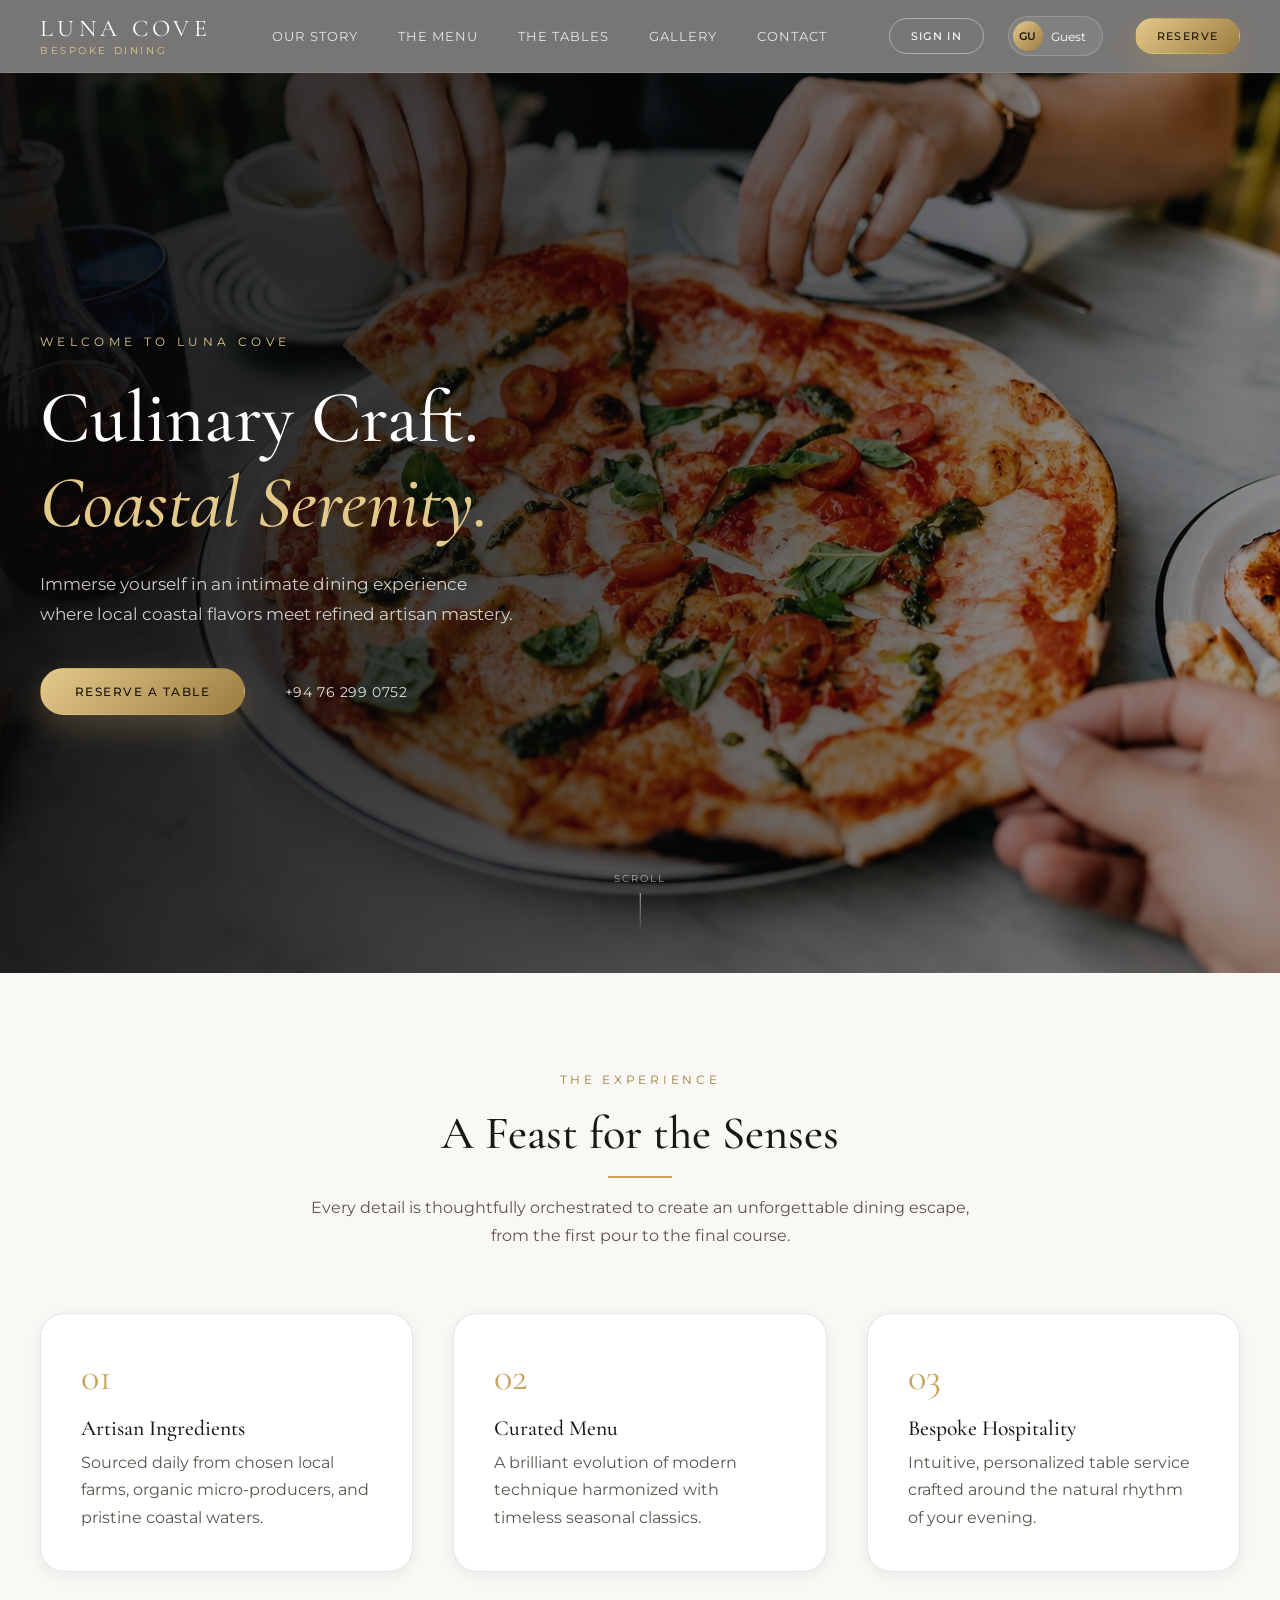
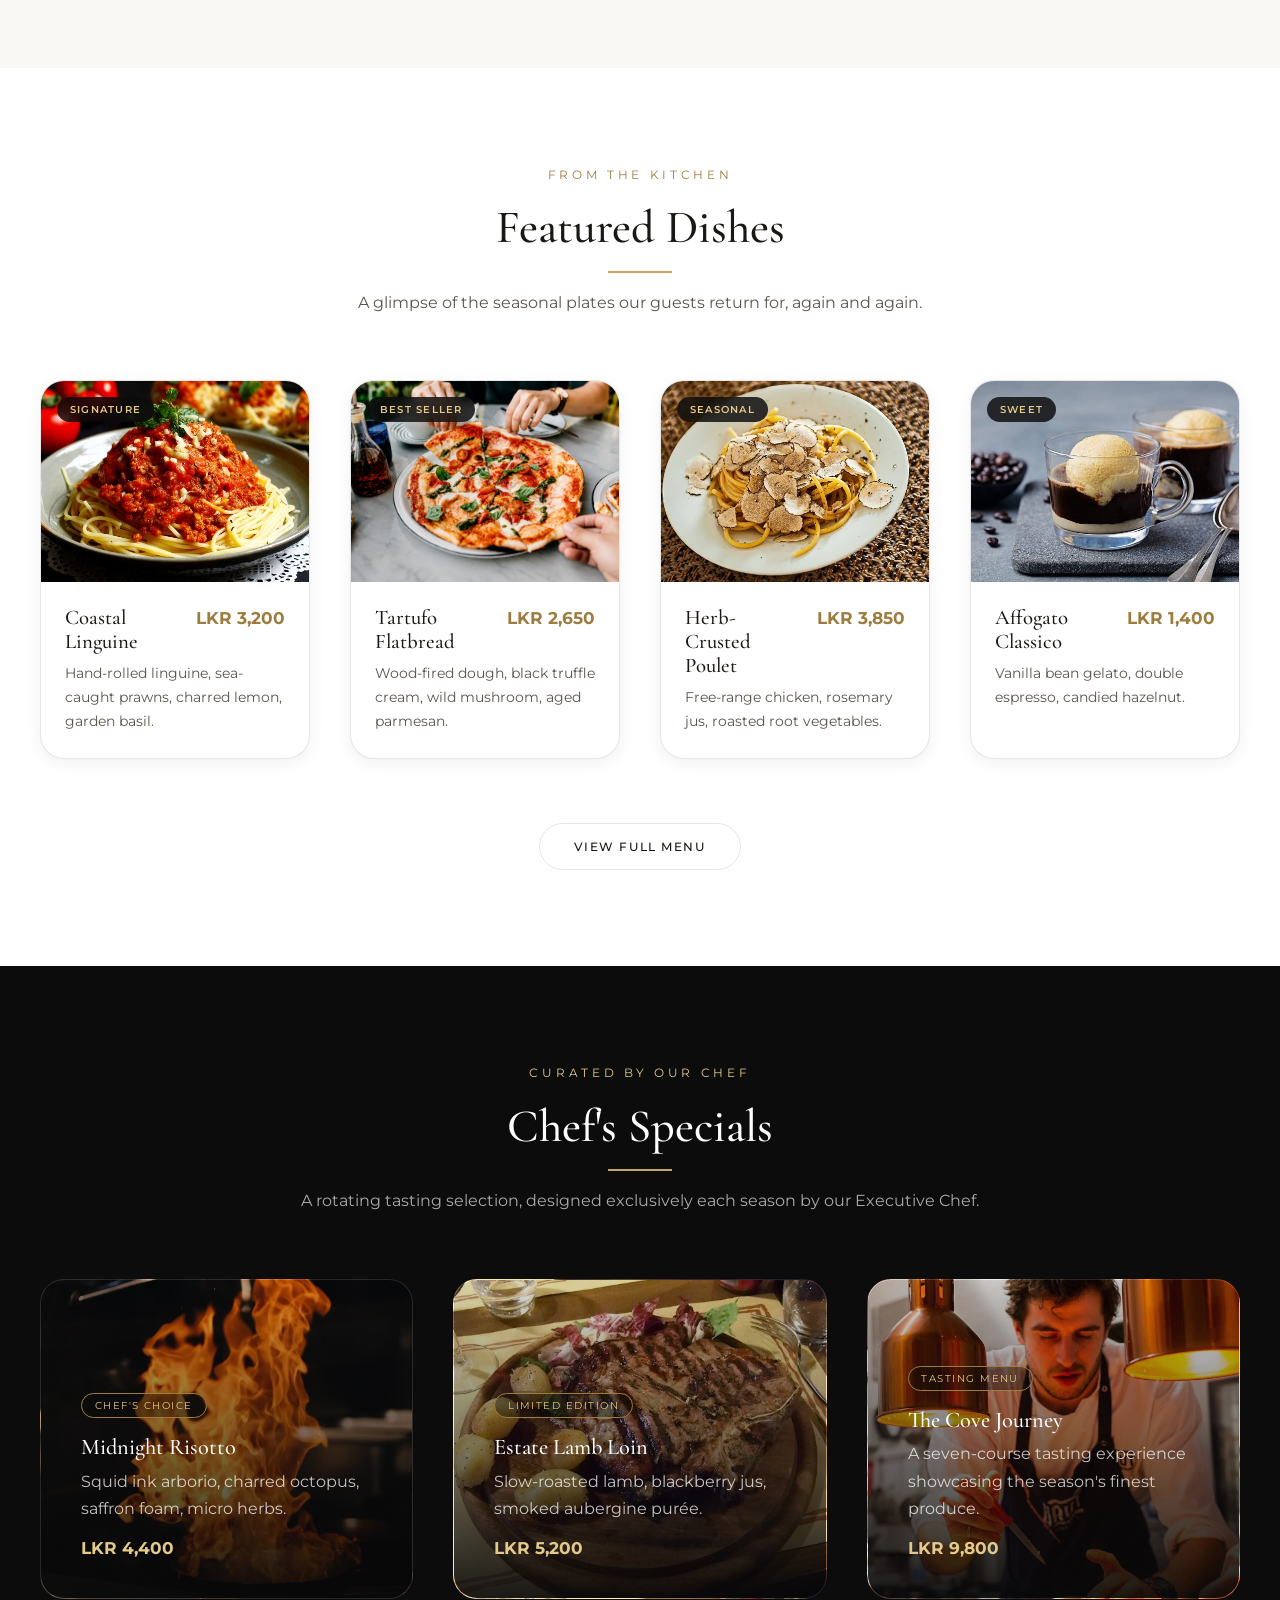
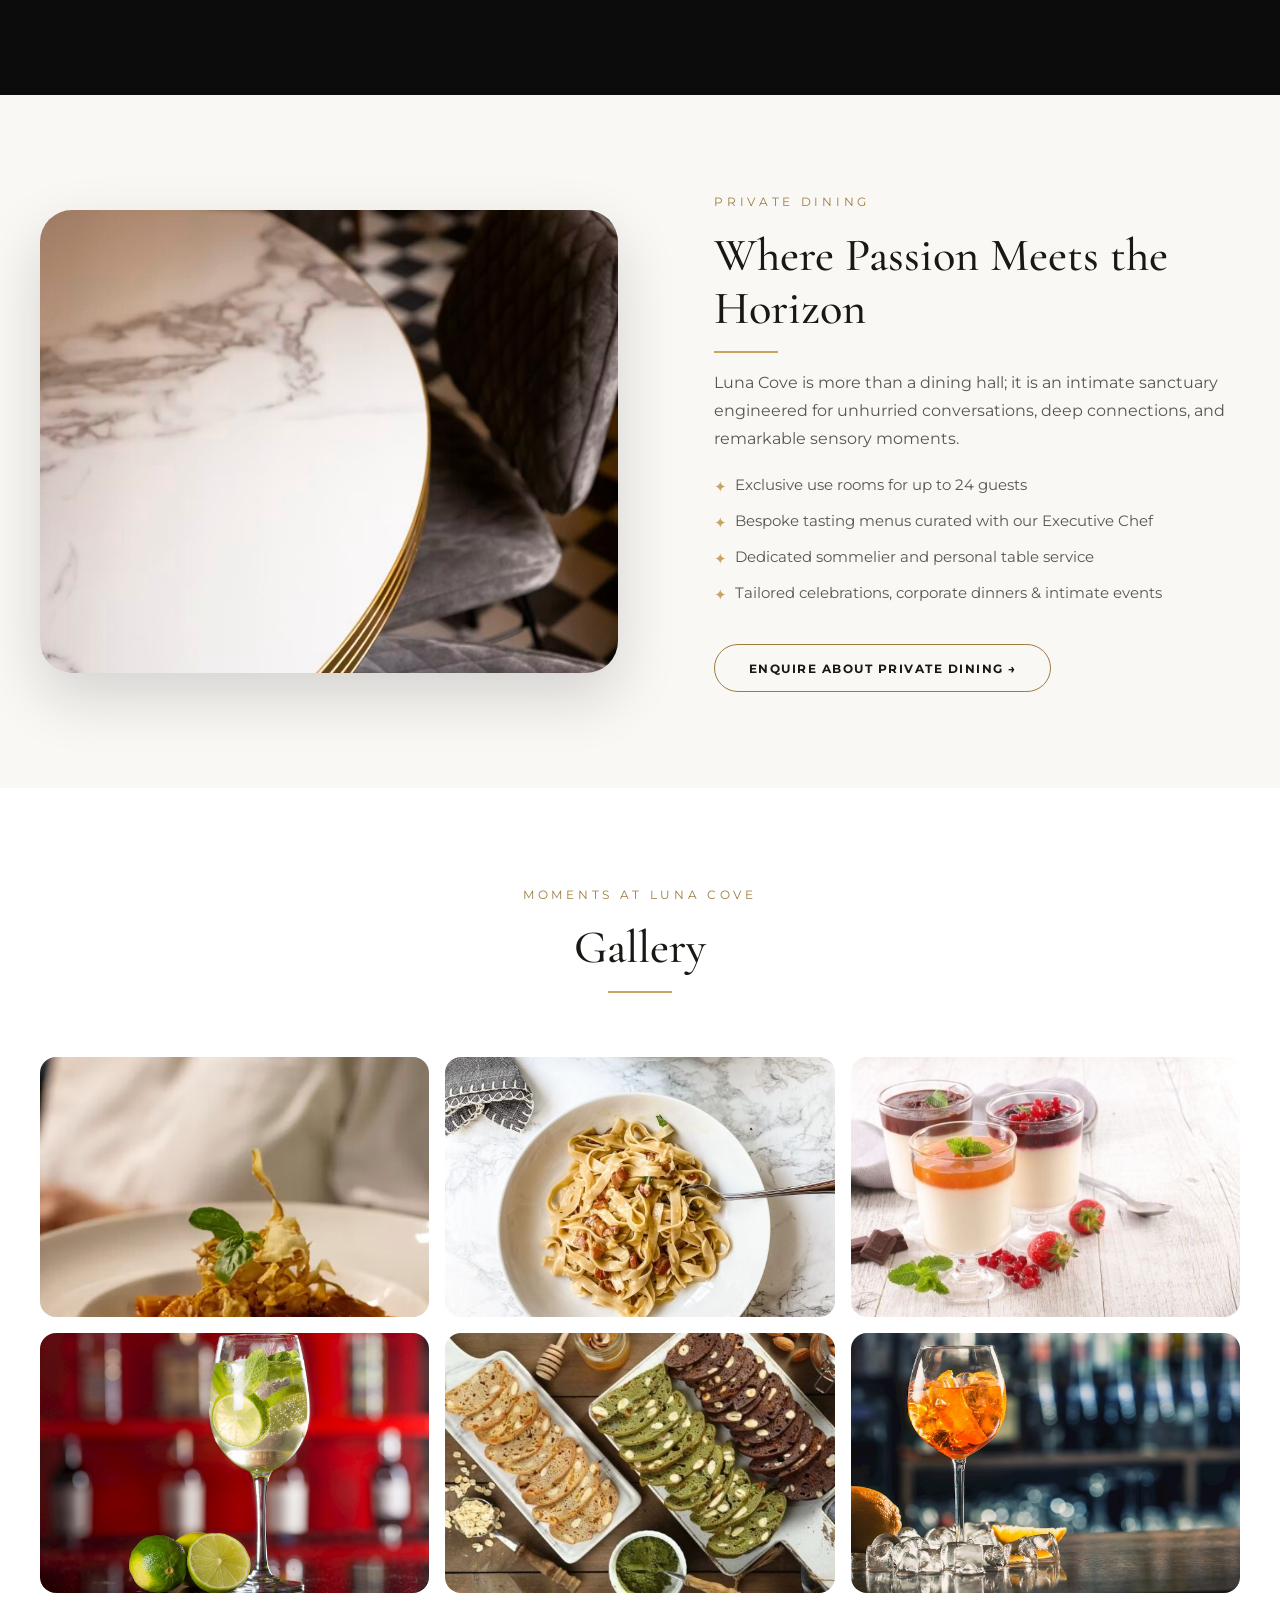
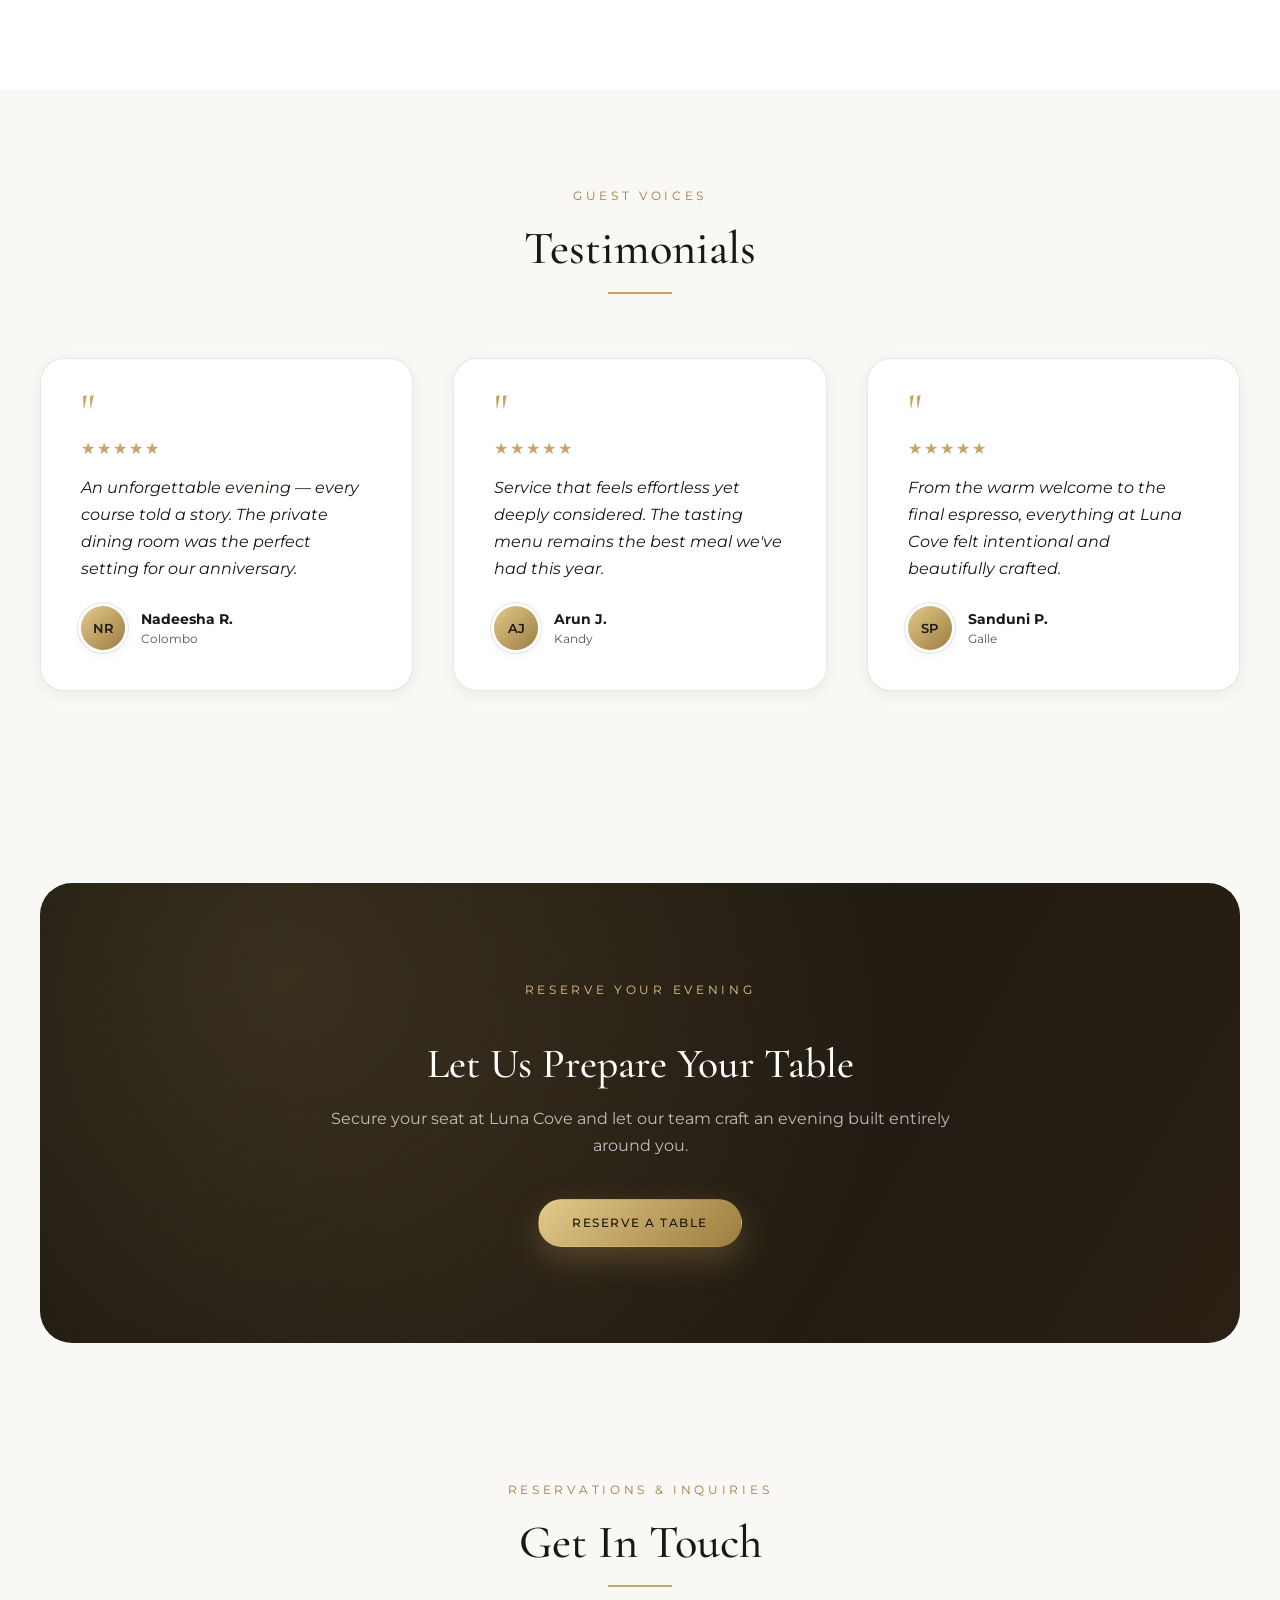
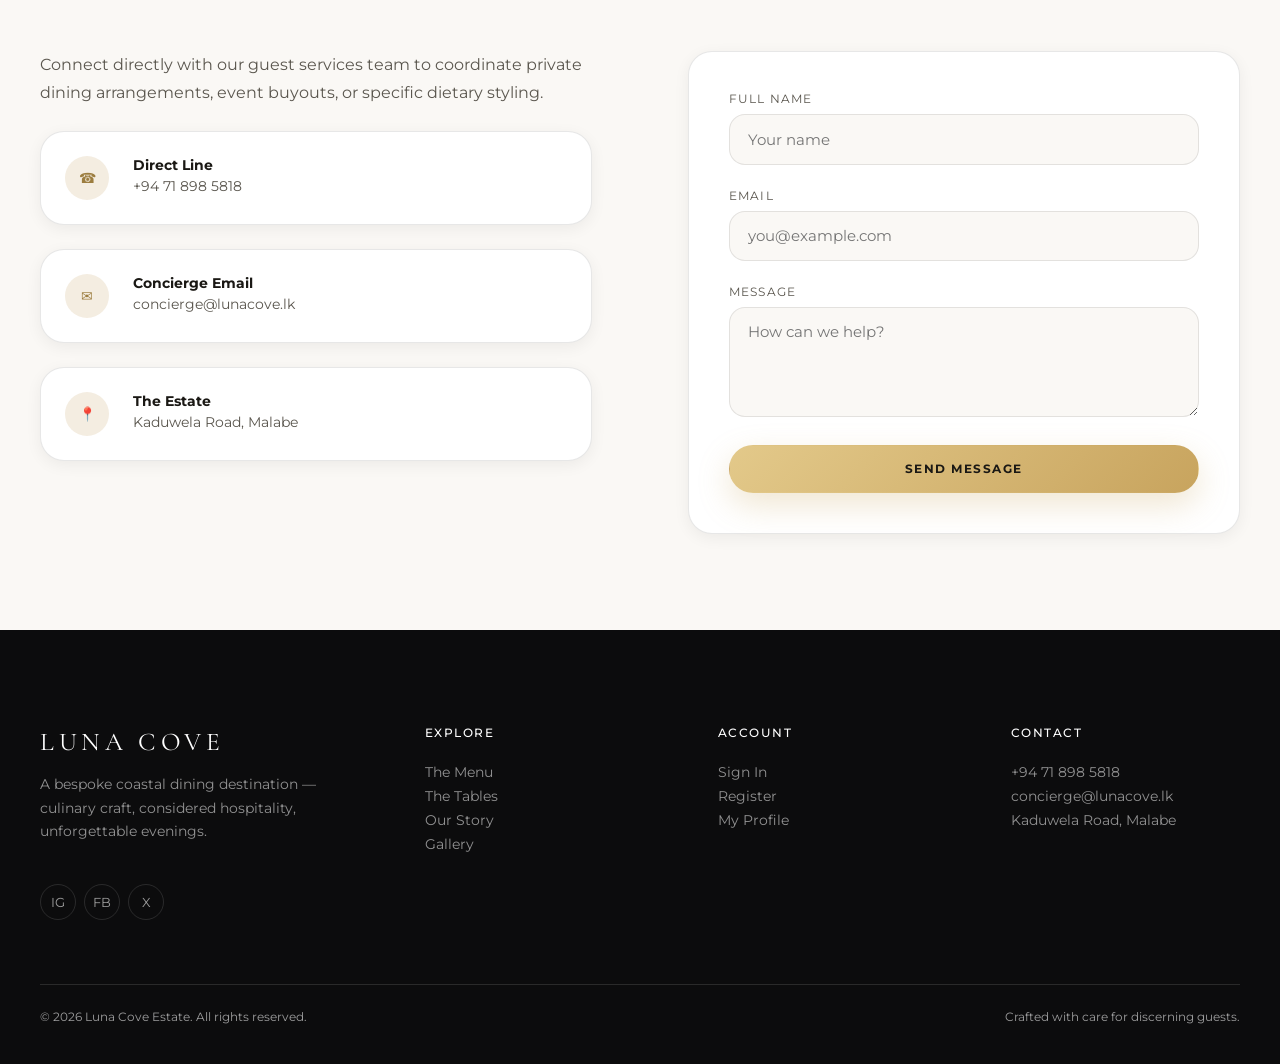
<file: HotelServer/src/main/resources/static/index.html>
<!DOCTYPE html>
<html lang="en">
<head>
    <meta charset="UTF-8">
    <meta name="viewport" content="width=device-width, initial-scale=1.0">
    <title>Luna Cove | Bespoke Coastal Dining</title>
    <script src="server-redirect.js"></script>
    <link rel="preconnect" href="https://fonts.googleapis.com">
    <link rel="preconnect" href="https://fonts.gstatic.com" crossorigin>
    <link href="https://fonts.googleapis.com/css2?family=Cormorant+Garamond:ital,wght@0,300;0,400;0,500;0,600;1,400&family=Montserrat:wght@200;300;400;500;600&display=swap" rel="stylesheet">
    <link rel="stylesheet" href="assets/css/variables.css">
    <link rel="stylesheet" href="assets/css/layout.css">
    <link rel="stylesheet" href="assets/css/components.css">
    <link rel="stylesheet" href="assets/css/animations.css">
    <link rel="stylesheet" href="assets/css/home.css">
    <link rel="stylesheet" href="assets/css/responsive.css">
</head>
<body class="home-page">

<a href="#main" class="skip-link">Skip to content</a>

<div class="page-veil"><div class="page-veil-mark">LUNA COVE<div class="page-veil-bar"></div></div></div>

<nav class="site-nav">
    <a class="nav-brand" href="index.html" aria-label="Luna Cove home">
        <span class="brand-title">LUNA COVE</span>
        <span class="brand-subtitle">Bespoke Dining</span>
    </a>

    <div class="nav-links">
        <a href="#about" class="nav-link">Our Story</a>
        <a href="menu.html" class="nav-link">The Menu</a>
        <a href="tables.html" class="nav-link">The Tables</a>
        <a href="#gallery" class="nav-link">Gallery</a>
        <a href="#contact" class="nav-link">Contact</a>
    </div>

    <div class="nav-actions">
        <div data-guest-only>
            <a href="login.html" class="btn btn-outline btn-sm">Sign In</a>
        </div>
        <div data-auth-only hidden style="display:flex; align-items:center; gap: 12px;">
            <a href="profile.html" class="nav-user-chip">
                <span class="avatar-circle" data-user-initials>GU</span>
                <span data-user-label>Guest</span>
            </a>
        </div>
        <a href="tables.html" class="btn btn-primary btn-sm" data-action="book-table">Reserve</a>
        <button class="nav-burger" aria-label="Toggle menu" aria-expanded="false">
            <span></span><span></span><span></span>
        </button>
    </div>
</nav>

<main id="main">

    <header class="hero">
        <div class="hero-bg" style="background-image: url('image/hero-clean.jpg');"></div>
        <div class="hero-scrim"></div>
        <div class="hero-content fade-up">
            <p class="hero-kicker">Welcome to Luna Cove</p>
            <h1 class="hero-title">Culinary Craft.<br><em>Coastal Serenity.</em></h1>
            <p class="hero-sub">Immerse yourself in an intimate dining experience where local coastal flavors meet refined artisan mastery.</p>
            <div class="hero-actions">
                <a class="btn btn-primary" href="tables.html" data-action="book-table">Reserve A Table</a>
                <a class="hero-phone" href="tel:+94762990752">+94 76 299 0752</a>
            </div>
        </div>
        <div class="hero-scroll-cue"><span>Scroll</span><span class="cue-line"></span></div>
    </header>

    <!-- Restaurant Introduction -->
    <section class="section" id="about">
        <div class="container">
            <div class="section-heading reveal">
                <p class="eyebrow">The Experience</p>
                <h2 class="section-title">A Feast for the Senses</h2>
                <div class="accent-line"></div>
                <p class="section-copy">Every detail is thoughtfully orchestrated to create an unforgettable dining escape, from the first pour to the final course.</p>
            </div>

            <div class="grid grid-3 intro-grid">
                <article class="card experience-card reveal reveal-delay-1">
                    <div class="num">01</div>
                    <h3>Artisan Ingredients</h3>
                    <p>Sourced daily from chosen local farms, organic micro-producers, and pristine coastal waters.</p>
                </article>
                <article class="card experience-card reveal reveal-delay-2">
                    <div class="num">02</div>
                    <h3>Curated Menu</h3>
                    <p>A brilliant evolution of modern technique harmonized with timeless seasonal classics.</p>
                </article>
                <article class="card experience-card reveal reveal-delay-3">
                    <div class="num">03</div>
                    <h3>Bespoke Hospitality</h3>
                    <p>Intuitive, personalized table service crafted around the natural rhythm of your evening.</p>
                </article>
            </div>
        </div>
    </section>

    <!-- Featured Dishes -->
    <section class="section" style="background: var(--color-surface);">
        <div class="container">
            <div class="section-heading reveal">
                <p class="eyebrow">From The Kitchen</p>
                <h2 class="section-title">Featured Dishes</h2>
                <div class="accent-line"></div>
                <p class="section-copy">A glimpse of the seasonal plates our guests return for, again and again.</p>
            </div>

            <div class="grid grid-4">
                <article class="card dish-card reveal reveal-delay-1">
                    <div class="dish-image-wrap">
                        <img src="image/italian-food-9.jpg" alt="Signature seafood pasta" loading="lazy">
                        <span class="dish-tag">Signature</span>
                    </div>
                    <div class="dish-body">
                        <div class="dish-top"><h3>Coastal Linguine</h3><span class="dish-price">LKR 3,200</span></div>
                        <p>Hand-rolled linguine, sea-caught prawns, charred lemon, garden basil.</p>
                    </div>
                </article>
                <article class="card dish-card reveal reveal-delay-2">
                    <div class="dish-image-wrap">
                        <img src="image/hero-clean.jpg" alt="Wood-fired truffle flatbread" loading="lazy">
                        <span class="dish-tag">Best Seller</span>
                    </div>
                    <div class="dish-body">
                        <div class="dish-top"><h3>Tartufo Flatbread</h3><span class="dish-price">LKR 2,650</span></div>
                        <p>Wood-fired dough, black truffle cream, wild mushroom, aged parmesan.</p>
                    </div>
                </article>
                <article class="card dish-card reveal reveal-delay-3">
                    <div class="dish-image-wrap">
                        <img src="image/italian-food-19.jpg" alt="Herb crusted chicken" loading="lazy">
                        <span class="dish-tag">Seasonal</span>
                    </div>
                    <div class="dish-body">
                        <div class="dish-top"><h3>Herb-Crusted Poulet</h3><span class="dish-price">LKR 3,850</span></div>
                        <p>Free-range chicken, rosemary jus, roasted root vegetables.</p>
                    </div>
                </article>
                <article class="card dish-card reveal reveal-delay-4">
                    <div class="dish-image-wrap">
                        <img src="image/italian-food-25.jpg" alt="Artisan dessert" loading="lazy">
                        <span class="dish-tag">Sweet</span>
                    </div>
                    <div class="dish-body">
                        <div class="dish-top"><h3>Affogato Classico</h3><span class="dish-price">LKR 1,400</span></div>
                        <p>Vanilla bean gelato, double espresso, candied hazelnut.</p>
                    </div>
                </article>
            </div>

            <div style="text-align:center; margin-top: var(--space-xl);" class="reveal">
                <a href="menu.html" class="btn btn-ghost">View Full Menu</a>
            </div>
        </div>
    </section>

    <!-- Chef's Specials -->
    <section class="section specials-section">
        <div class="container">
            <div class="section-heading reveal">
                <p class="eyebrow">Curated By Our Chef</p>
                <h2 class="section-title">Chef's Specials</h2>
                <div class="accent-line"></div>
                <p class="section-copy">A rotating tasting selection, designed exclusively each season by our Executive Chef.</p>
            </div>

            <div class="grid grid-3">
                <article class="special-card reveal reveal-delay-1" style="background-image: url('image/chef-special-risotto.jpg');">
                    <span class="chef-badge">Chef's Choice</span>
                    <h3>Midnight Risotto</h3>
                    <p>Squid ink arborio, charred octopus, saffron foam, micro herbs.</p>
                    <span class="dish-price">LKR 4,400</span>
                </article>
                <article class="special-card reveal reveal-delay-2" style="background-image: url('image/chef-special-lamb.jpg');">
                    <span class="chef-badge">Limited Edition</span>
                    <h3>Estate Lamb Loin</h3>
                    <p>Slow-roasted lamb, blackberry jus, smoked aubergine purée.</p>
                    <span class="dish-price">LKR 5,200</span>
                </article>
                <article class="special-card reveal reveal-delay-3" style="background-image: url('image/chef-special-journey.jpg');">
                    <span class="chef-badge">Tasting Menu</span>
                    <h3>The Cove Journey</h3>
                    <p>A seven-course tasting experience showcasing the season's finest produce.</p>
                    <span class="dish-price">LKR 9,800</span>
                </article>
            </div>
        </div>
    </section>

    <!-- Private Dining / Story -->
    <section class="section" id="private-dining">
        <div class="container">
            <div class="private-dining">
                <div class="private-dining-visual reveal">
                    <img src="image/private-dining-hero.jpg" alt="Elegant private dining table setting at Luna Cove" loading="lazy">
                </div>
                <div class="reveal reveal-delay-1">
                    <p class="eyebrow">Private Dining</p>
                    <h2 class="section-title" style="text-align:left;">Where Passion Meets the Horizon</h2>
                    <div class="accent-line" style="margin-left:0;"></div>
                    <p class="section-copy">Luna Cove is more than a dining hall; it is an intimate sanctuary engineered for unhurried conversations, deep connections, and remarkable sensory moments.</p>
                    <ul class="private-dining-list">
                        <li>Exclusive use rooms for up to 24 guests</li>
                        <li>Bespoke tasting menus curated with our Executive Chef</li>
                        <li>Dedicated sommelier and personal table service</li>
                        <li>Tailored celebrations, corporate dinners & intimate events</li>
                    </ul>
                    <div style="margin-top: var(--space-lg);">
                        <a class="btn btn-ghost" href="#contact" style="border-width: 1.5px; border-color: var(--color-gold-dark); font-weight: 700;">Enquire About Private Dining &rarr;</a>
                    </div>
                </div>
            </div>
        </div>
    </section>

    <!-- Gallery -->
    <section class="section" id="gallery" style="background: var(--color-surface);">
        <div class="container">
            <div class="section-heading reveal">
                <p class="eyebrow">Moments At Luna Cove</p>
                <h2 class="section-title">Gallery</h2>
                <div class="accent-line"></div>
            </div>
            <div class="gallery-grid reveal">
                <div class="gallery-item"><img src="image/gallery-chef-pasta.jpg" alt="Chef presenting a signature pasta dish" loading="lazy"></div>
                <div class="gallery-item"><img src="image/italian-food-17.jpg" alt="Plated dish" loading="lazy"></div>
                <div class="gallery-item"><img src="image/italian-food-29.jpg" alt="Dessert plating" loading="lazy"></div>
                <div class="gallery-item"><img src="image/358cc8b226634605a73e449b48178367.jpg" alt="Craft cocktail service" loading="lazy"></div>
                <div class="gallery-item"><img src="image/italian-food-31.jpg" alt="Chef plating detail" loading="lazy"></div>
                <div class="gallery-item"><img src="image/gallery-evening-cocktail.jpg" alt="Evening cocktail at the bar" loading="lazy"></div>
            </div>
        </div>
    </section>

    <!-- Testimonials -->
    <section class="section">
        <div class="container">
            <div class="section-heading reveal">
                <p class="eyebrow">Guest Voices</p>
                <h2 class="section-title">Testimonials</h2>
                <div class="accent-line"></div>
            </div>
            <div class="testimonial-track">
                <article class="card testimonial-card reveal reveal-delay-1">
                    <span class="testimonial-quote-mark">"</span>
                    <div class="testimonial-stars">★★★★★</div>
                    <p class="quote">An unforgettable evening — every course told a story. The private dining room was the perfect setting for our anniversary.</p>
                    <div class="testimonial-person">
                        <div class="testimonial-avatar">NR</div>
                        <div><strong>Nadeesha R.</strong><span>Colombo</span></div>
                    </div>
                </article>
                <article class="card testimonial-card reveal reveal-delay-2">
                    <span class="testimonial-quote-mark">"</span>
                    <div class="testimonial-stars">★★★★★</div>
                    <p class="quote">Service that feels effortless yet deeply considered. The tasting menu remains the best meal we've had this year.</p>
                    <div class="testimonial-person">
                        <div class="testimonial-avatar">AJ</div>
                        <div><strong>Arun J.</strong><span>Kandy</span></div>
                    </div>
                </article>
                <article class="card testimonial-card reveal reveal-delay-3">
                    <span class="testimonial-quote-mark">"</span>
                    <div class="testimonial-stars">★★★★★</div>
                    <p class="quote">From the warm welcome to the final espresso, everything at Luna Cove felt intentional and beautifully crafted.</p>
                    <div class="testimonial-person">
                        <div class="testimonial-avatar">SP</div>
                        <div><strong>Sanduni P.</strong><span>Galle</span></div>
                    </div>
                </article>
            </div>
        </div>
    </section>

    <!-- Reservation CTA -->
    <section class="section section-cta">
        <div class="reservation-cta reveal">
            <div class="reservation-cta-inner">
                <p class="eyebrow" style="color: var(--color-gold-light);">Reserve Your Evening</p>
                <h2>Let Us Prepare Your Table</h2>
                <p>Secure your seat at Luna Cove and let our team craft an evening built entirely around you.</p>
                <a class="btn btn-primary" href="tables.html" data-action="book-table">Reserve a Table</a>
            </div>
        </div>
    </section>

    <!-- Contact -->
    <section class="section" id="contact">
        <div class="container">
            <div class="section-heading reveal">
                <p class="eyebrow">Reservations & Inquiries</p>
                <h2 class="section-title">Get In Touch</h2>
                <div class="accent-line"></div>
            </div>

            <div class="contact-grid">
                <div class="reveal">
                    <p class="section-copy">Connect directly with our guest services team to coordinate private dining arrangements, event buyouts, or specific dietary styling.</p>
                    <div class="contact-info-list">
                        <div class="contact-info-row card">
                            <span class="icon-badge">☎</span>
                            <div><strong>Direct Line</strong><span>+94 71 898 5818</span></div>
                        </div>
                        <div class="contact-info-row card">
                            <span class="icon-badge">✉</span>
                            <div><strong>Concierge Email</strong><span>concierge@lunacove.lk</span></div>
                        </div>
                        <div class="contact-info-row card">
                            <span class="icon-badge">📍</span>
                            <div><strong>The Estate</strong><span>Kaduwela Road, Malabe</span></div>
                        </div>
                    </div>
                </div>

                <form class="card contact-form-card reveal reveal-delay-1" id="contactForm" novalidate>
                    <div class="form-field">
                        <label for="contactName">Full Name</label>
                        <input type="text" id="contactName" required placeholder="Your name">
                        <span class="field-error-msg">Please enter your full name.</span>
                    </div>
                    <div class="form-field">
                        <label for="contactEmail">Email</label>
                        <input type="email" id="contactEmail" required placeholder="you@example.com">
                        <span class="field-error-msg">Please enter a valid email address.</span>
                    </div>
                    <div class="form-field">
                        <label for="contactMessage">Message</label>
                        <textarea id="contactMessage" required placeholder="How can we help?"></textarea>
                        <span class="field-error-msg">Please share a short message.</span>
                    </div>
                    <button class="btn btn-primary btn-block" type="submit">Send Message</button>
                </form>
            </div>
        </div>
    </section>

</main>

<footer class="site-footer">
    <div class="container">
        <div class="footer-grid">
            <div class="footer-brand">
                <span class="brand-title">LUNA COVE</span>
                <p>A bespoke coastal dining destination — culinary craft, considered hospitality, unforgettable evenings.</p>
                <div class="footer-social">
                    <a href="#" aria-label="Instagram">IG</a>
                    <a href="#" aria-label="Facebook">FB</a>
                    <a href="#" aria-label="X">X</a>
                </div>
            </div>
            <div class="footer-col">
                <h4>Explore</h4>
                <a href="menu.html">The Menu</a>
                <a href="tables.html">The Tables</a>
                <a href="#about">Our Story</a>
                <a href="#gallery">Gallery</a>
            </div>
            <div class="footer-col">
                <h4>Account</h4>
                <a href="login.html">Sign In</a>
                <a href="register.html">Register</a>
                <a href="profile.html">My Profile</a>
            </div>
            <div class="footer-col">
                <h4>Contact</h4>
                <span>+94 71 898 5818</span>
                <span>concierge@lunacove.lk</span>
                <span>Kaduwela Road, Malabe</span>
            </div>
        </div>
        <div class="footer-bottom">
            <span>&copy; 2026 Luna Cove Estate. All rights reserved.</span>
            <span>Crafted with care for discerning guests.</span>
        </div>
    </div>
</footer>

<script src="assets/js/common.js"></script>
<script src="assets/js/api.js"></script>
<script src="assets/js/animations.js"></script>
<script src="assets/js/home.js"></script>
</body>
</html>
</file>
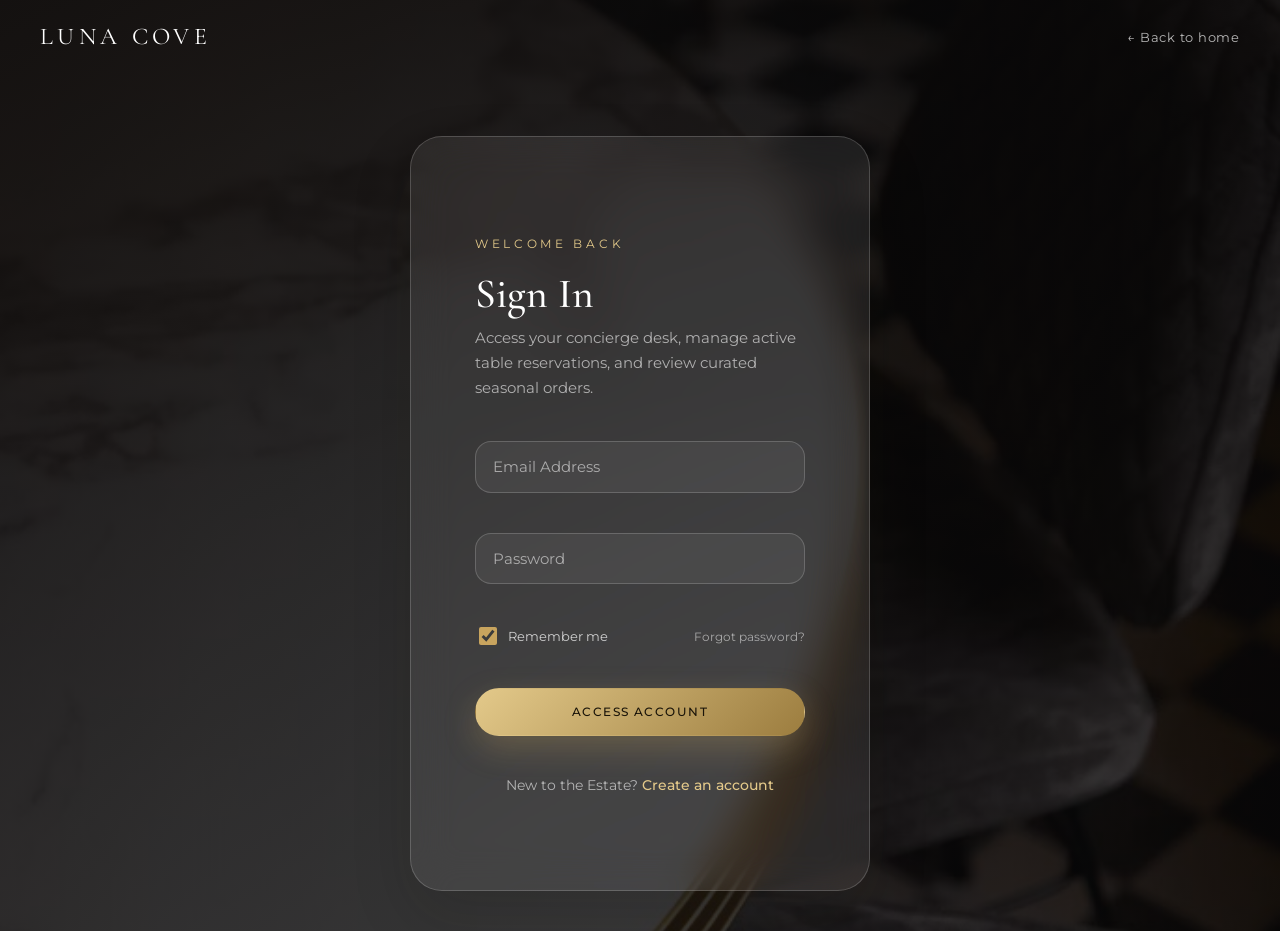
<file: HotelServer/src/main/resources/static/admin.html>
<!DOCTYPE html>
<html lang="en">
<head>
    <meta charset="UTF-8">
    <meta name="viewport" content="width=device-width, initial-scale=1.0">
    <title>Luna Cove | Executive Operations</title>
    <script src="server-redirect.js"></script>
    <link rel="preconnect" href="https://fonts.googleapis.com">
    <link rel="preconnect" href="https://fonts.gstatic.com" crossorigin>
    <link href="https://fonts.googleapis.com/css2?family=Cormorant+Garamond:ital,wght@0,300;0,400;0,500;0,600;1,400&family=Montserrat:wght@200;300;400;500;600&display=swap" rel="stylesheet">
    <link rel="stylesheet" href="assets/css/variables.css">
    <link rel="stylesheet" href="assets/css/layout.css">
    <link rel="stylesheet" href="assets/css/components.css">
    <link rel="stylesheet" href="assets/css/animations.css">
    <link rel="stylesheet" href="assets/css/admin.css">
    <link rel="stylesheet" href="assets/css/responsive.css">
</head>
<body class="admin-page" data-requires-admin>

<div class="page-veil"><div class="page-veil-mark">LUNA COVE<div class="page-veil-bar"></div></div></div>

<div class="admin-shell">

    <aside class="admin-sidebar">
        <div style="width:100%;">
            <a class="nav-brand" href="index.html">
                <span class="brand-title">LUNA COVE</span>
                <span class="brand-subtitle">Control Center</span>
            </a>
            <nav class="admin-nav-list" aria-label="Admin sections">
                <button class="admin-nav-item is-active" type="button" data-section="dashboard">Operational Overview</button>
                <button class="admin-nav-item" type="button" data-section="floor">Live Floor Status</button>
                <button class="admin-nav-item" type="button" data-section="users">Guest Registry</button>
                <button class="admin-nav-item" type="button" data-section="menu">Provisions Catalog</button>
                <button class="admin-nav-item" type="button" data-section="tables">Seating Inventory</button>
                <button class="admin-nav-item" type="button" data-section="feedbacks">Guest Sentiment</button>
                <button class="admin-nav-item" type="button" data-section="payments">Settlement Registry</button>
                <button class="admin-nav-item" type="button" data-section="reservations">Active Dockets</button>
            </nav>
        </div>
        <div class="admin-sidebar-footer">
            <p id="adminSessionLabel" style="margin: 0 0 var(--space-sm) 0;">No admin session detected.</p>
            <button class="btn btn-outline btn-sm btn-block" data-logout-button type="button">Terminate Session</button>
        </div>
    </aside>

    <main class="admin-main">

        <header class="admin-header">
            <div>
                <p class="eyebrow" style="margin-bottom:0;">Estate Control Engine</p>
                <h1 id="sectionTitle">Dashboard</h1>
                <p id="sectionSubtitle" class="section-copy" style="font-size:0.9rem;">Monitor restaurant activity and open each section to manage records.</p>
            </div>
            <div class="admin-header-actions">
                <a class="text-link" href="index.html">Return Home</a>
                <button class="btn btn-dark btn-sm" id="refreshAdmin" type="button">Refresh Data</button>
            </div>
        </header>

        <div id="accessBanner" class="access-banner" hidden>
            This terminal is intended explicitly for verified ADMIN accounts. Please authenticate with an administrative profile to use these features.
        </div>

        <p id="adminStatus" style="font-size:0.78rem; letter-spacing:0.06em; text-transform:uppercase; color: var(--color-ink-soft); margin-bottom: var(--space-md);">System loop operational.</p>

        <!-- Dashboard -->
        <section id="dashboardPanel">
            <article class="card overview-card" style="margin-bottom: var(--space-lg);">
                <div class="overview-card-head">
                    <h2 style="font-size:1.3rem;">Live Floor Status <span class="live-dot" aria-hidden="true"></span></h2>
                    <button class="link-action" type="button" data-section="floor">Open Full Floor View</button>
                </div>
                <div class="floor-grid floor-grid-compact" id="dashboardFloorPreview"></div>
            </article>

            <div class="metrics-grid">
                <button class="metric-card" type="button" data-section="users"><span class="metric-value" id="adminUsersCount">0</span><span class="metric-label">Users</span></button>
                <button class="metric-card" type="button" data-section="menu"><span class="metric-value" id="adminMenuCount">0</span><span class="metric-label">Menu Items</span></button>
                <button class="metric-card" type="button" data-section="tables"><span class="metric-value" id="adminTablesCount">0</span><span class="metric-label">Tables</span></button>
                <button class="metric-card" type="button" data-section="reservations"><span class="metric-value" id="adminReservationsCount">0</span><span class="metric-label">Reservations</span></button>
                <button class="metric-card" type="button" data-section="payments"><span class="metric-value" id="adminPaymentsCount">0</span><span class="metric-label">Payments</span></button>
                <button class="metric-card" type="button" data-section="feedbacks"><span class="metric-value" id="adminFeedbacksCount">0</span><span class="metric-label">Feedbacks</span></button>
            </div>

            <div class="overview-grid">
                <article class="card overview-card">
                    <div class="overview-card-head"><h2 style="font-size:1.3rem;">Reservations by Tier</h2></div>
                    <div class="bar-chart" id="revenueChart"></div>
                </article>
                <article class="card overview-card">
                    <div class="overview-card-head"><h2 style="font-size:1.3rem;">Revenue by Method</h2></div>
                    <div id="revenueByMethod"></div>
                </article>
            </div>

            <div class="overview-grid">
                <article class="card overview-card">
                    <div class="overview-card-head"><h2 style="font-size:1.3rem;">Latest Bookings</h2><button class="link-action" type="button" data-section="reservations">View All</button></div>
                    <div id="dashboardReservationsTable"></div>
                </article>
                <article class="card overview-card">
                    <div class="overview-card-head"><h2 style="font-size:1.3rem;">Recent Payments</h2><button class="link-action" type="button" data-section="payments">View All</button></div>
                    <div id="dashboardPaymentsTable"></div>
                </article>
            </div>
        </section>

        <!-- Live Floor Status -->
        <section class="admin-section-panel" id="floorPanel" hidden>
            <article class="card overview-card">
                <div class="floor-legend">
                    <span class="floor-legend-item"><span class="floor-dot floor-available"></span> Available</span>
                    <span class="floor-legend-item"><span class="floor-dot floor-reserved"></span> Reserved — awaiting arrival</span>
                    <span class="floor-legend-item"><span class="floor-dot floor-occupied"></span> Occupied — order paid</span>
                    <span class="floor-legend-item floor-refresh-note">Auto-refreshes every 6 seconds</span>
                </div>
                <div class="floor-grid" id="floorGrid"></div>
            </article>
        </section>

        <!-- Users -->
        <section class="admin-section-panel" id="usersPanel" hidden>
            <article class="card admin-form-card">
                <div class="admin-form-head">
                    <div><p class="eyebrow">Profile Modification</p><h2 style="font-size:1.4rem;">Edit User Account</h2></div>
                    <button class="link-action" id="userCancelEdit" type="button" hidden style="color: var(--color-danger);">Cancel</button>
                </div>
                <form id="userForm" class="admin-form-grid">
                    <input id="userId" type="hidden">
                    <div class="form-field"><label>Full Name</label><input id="userName" type="text" readonly></div>
                    <div class="form-field"><label>Email</label><input id="userEmail" type="email" readonly></div>
                    <div class="form-field"><label>Role</label><select id="userRole"><option value="CUSTOMER">Customer</option><option value="ADMIN">Admin</option></select></div>
                    <button class="btn btn-primary" id="userSubmitButton" type="submit">Update Account Authority</button>
                </form>
            </article>
            <article class="card overview-card">
                <div class="admin-toolbar"><h2 style="font-size:1.3rem; margin:0;">Registered Accounts</h2><input class="admin-search-input" id="usersSearch" type="search" placeholder="Search users…"></div>
                <div id="adminUsersList"></div>
            </article>
        </section>

        <!-- Menu -->
        <section class="admin-section-panel" id="menuPanel" hidden>
            <article class="card admin-form-card">
                <div class="admin-form-head">
                    <div><p class="eyebrow">Culinary Master Inventory</p><h2 style="font-size:1.4rem;">Add or Edit Menu Items</h2></div>
                    <button class="link-action" id="menuCancelEdit" type="button" hidden style="color: var(--color-danger);">Cancel</button>
                </div>
                <form id="menuForm" class="admin-form-grid">
                    <input id="menuItemId" type="hidden">
                    <div class="form-field"><label>Item Name</label><input id="menuItemName" type="text" required></div>
                    <div class="form-field"><label>Category</label><select id="menuItemCategory" required><option value="FOOD">Food</option><option value="DRINK">Drink</option><option value="DESSERT">Dessert</option></select></div>
                    <div class="form-field"><label>Price (LKR)</label><input id="menuItemPrice" type="number" min="0" step="0.01" required></div>
                    <button class="btn btn-primary" id="menuSubmitButton" type="submit">Commit Provision Entry</button>
                </form>
            </article>
            <article class="card overview-card">
                <div class="admin-toolbar"><h2 style="font-size:1.3rem; margin:0;">Food &amp; Drinks Manifest</h2><input class="admin-search-input" id="menuSearch" type="search" placeholder="Search menu…"></div>
                <div id="adminMenuList"></div>
            </article>
        </section>

        <!-- Tables -->
        <section class="admin-section-panel" id="tablesPanel" hidden>
            <article class="card admin-form-card">
                <div class="admin-form-head">
                    <div><p class="eyebrow">Spatial Configurator</p><h2 style="font-size:1.4rem;">Manage Table Inventory</h2></div>
                    <button class="link-action" id="tableCancelEdit" type="button" hidden style="color: var(--color-danger);">Cancel</button>
                </div>
                <form id="tableForm" class="admin-form-grid">
                    <input id="tableId" type="hidden">
                    <div class="form-field"><label>Table Number</label><input id="tableNumber" type="number" min="1" required></div>
                    <div class="form-field"><label>Max Capacity</label><input id="tableCapacity" type="number" min="1" required></div>
                    <div class="form-field"><label>Tier Type</label><select id="tableType" required><option value="SOLO">Solo</option><option value="DOUBLE">Double</option><option value="DELUXE">Deluxe</option></select></div>
                    <div class="form-field"><label>Price (LKR)</label><input id="tablePrice" type="number" min="0" step="0.01" required></div>
                    <div class="form-field"><label>Availability</label><select id="tableAvailable" required><option value="true">Available</option><option value="false">Booked</option></select></div>
                    <button class="btn btn-primary" id="tableSubmitButton" type="submit">Save Table Blueprint</button>
                </form>
            </article>
            <article class="card overview-card">
                <div class="admin-toolbar"><h2 style="font-size:1.3rem; margin:0;">Physical Estate Overview</h2><input class="admin-search-input" id="tablesSearch" type="search" placeholder="Search tables…"></div>
                <div id="tablesList"></div>
            </article>
        </section>

        <!-- Feedbacks -->
        <section class="admin-section-panel" id="feedbacksPanel" hidden>
            <article class="card overview-card">
                <div class="admin-toolbar"><h2 style="font-size:1.3rem; margin:0;">Guest Reviews</h2><input class="admin-search-input" id="feedbacksSearch" type="search" placeholder="Search feedback…"></div>
                <div id="feedbacksList"></div>
            </article>
        </section>

        <!-- Payments -->
        <section class="admin-section-panel" id="paymentsPanel" hidden>
            <article class="card overview-card">
                <div class="admin-toolbar"><h2 style="font-size:1.3rem; margin:0;">Settlement Logs</h2><input class="admin-search-input" id="paymentsSearch" type="search" placeholder="Search payments…"></div>
                <div id="paymentsList"></div>
            </article>
        </section>

        <!-- Reservations -->
        <section class="admin-section-panel" id="reservationsPanel" hidden>
            <article class="card overview-card">
                <div class="admin-toolbar"><h2 style="font-size:1.3rem; margin:0;">Active Booking Manifests</h2><input class="admin-search-input" id="reservationsSearch" type="search" placeholder="Search reservations…"></div>
                <div id="adminReservationsList"></div>
            </article>
        </section>

        <footer style="margin-top: var(--space-xl); border-top: 1px solid var(--color-line); padding-top: var(--space-md); display:flex; justify-content:space-between; flex-wrap:wrap; gap: var(--space-sm); font-size:0.8rem; color: var(--color-ink-soft);">
            <span>&copy; 2026 Luna Cove Core Server Registry.</span>
        </footer>

    </main>
</div>

<script src="assets/js/common.js"></script>
<script src="assets/js/api.js"></script>
<script src="assets/js/admin.js"></script>
</body>
</html>
</file>
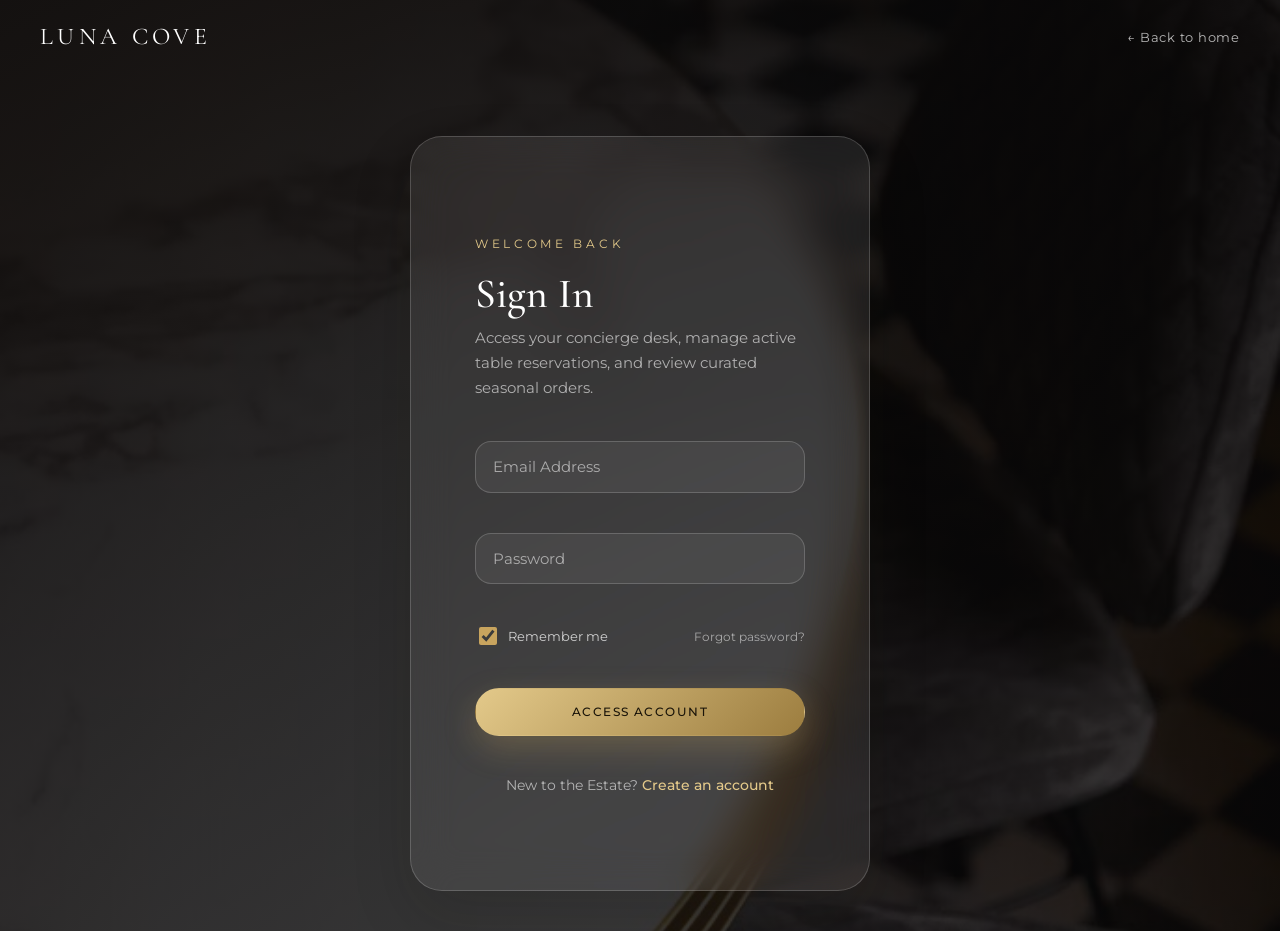
<file: HotelServer/src/main/resources/static/login.html>
<!DOCTYPE html>
<html lang="en">
<head>
    <meta charset="UTF-8">
    <meta name="viewport" content="width=device-width, initial-scale=1.0">
    <title>Luna Cove | Sign In</title>
    <script src="server-redirect.js"></script>
    <link rel="preconnect" href="https://fonts.googleapis.com">
    <link rel="preconnect" href="https://fonts.gstatic.com" crossorigin>
    <link href="https://fonts.googleapis.com/css2?family=Cormorant+Garamond:ital,wght@0,300;0,400;0,500;0,600;1,400&family=Montserrat:wght@200;300;400;500;600&display=swap" rel="stylesheet">
    <link rel="stylesheet" href="assets/css/variables.css">
    <link rel="stylesheet" href="assets/css/layout.css">
    <link rel="stylesheet" href="assets/css/components.css">
    <link rel="stylesheet" href="assets/css/animations.css">
    <link rel="stylesheet" href="assets/css/auth.css">
    <link rel="stylesheet" href="assets/css/responsive.css">
</head>
<body class="auth-page" data-guest-only-page>

<div class="page-veil"><div class="page-veil-mark">LUNA COVE<div class="page-veil-bar"></div></div></div>

<div class="auth-bg" style="background-image: url('image/private-dining-hero.jpg');"></div>
<div class="auth-scrim"></div>

<div class="auth-topbar">
    <a class="nav-brand" href="index.html" aria-label="Luna Cove home">
        <span class="brand-title">LUNA COVE</span>
    </a>
    <a class="auth-back-home" href="index.html">&larr; Back to home</a>
</div>

<main class="auth-shell glass-card scale-in">
    <p class="eyebrow">Welcome Back</p>
    <h1>Sign In</h1>
    <p class="auth-sub">Access your concierge desk, manage active table reservations, and review curated seasonal orders.</p>

    <form id="loginForm" novalidate>
        <div class="form-field-float">
            <input id="loginEmail" type="email" placeholder=" " autocomplete="email" required>
            <label for="loginEmail">Email Address</label>
            <span class="field-error"></span>
        </div>

        <div class="form-field-float">
            <input id="loginPassword" type="password" placeholder=" " autocomplete="current-password" required>
            <label for="loginPassword">Password</label>
            <span class="field-error"></span>
        </div>

        <div class="auth-divider-row">
            <div class="checkbox-row">
                <input type="checkbox" id="rememberMe" checked>
                <label for="rememberMe">Remember me</label>
            </div>
            <a class="forgot-link" href="#" id="forgotPasswordLink">Forgot password?</a>
        </div>

        <button class="btn btn-primary btn-block" type="submit">Access Account</button>
    </form>

    <div class="auth-switch">
        New to the Estate? <a href="register.html">Create an account</a>
    </div>
</main>

<script src="assets/js/common.js"></script>
<script src="assets/js/api.js"></script>
<script src="assets/js/animations.js"></script>
<script src="assets/js/auth.js"></script>
<script>
    document.getElementById("forgotPasswordLink").addEventListener("click", (e) => {
        e.preventDefault();
        window.Luna.confirmDialog({
            title: "Reset your password",
            message: "Please contact our concierge team at concierge@lunacove.lk and we'll help you regain access to your account.",
            confirmLabel: "Got it",
            cancelLabel: "Close"
        });
    });
</script>
</body>
</html>
</file>
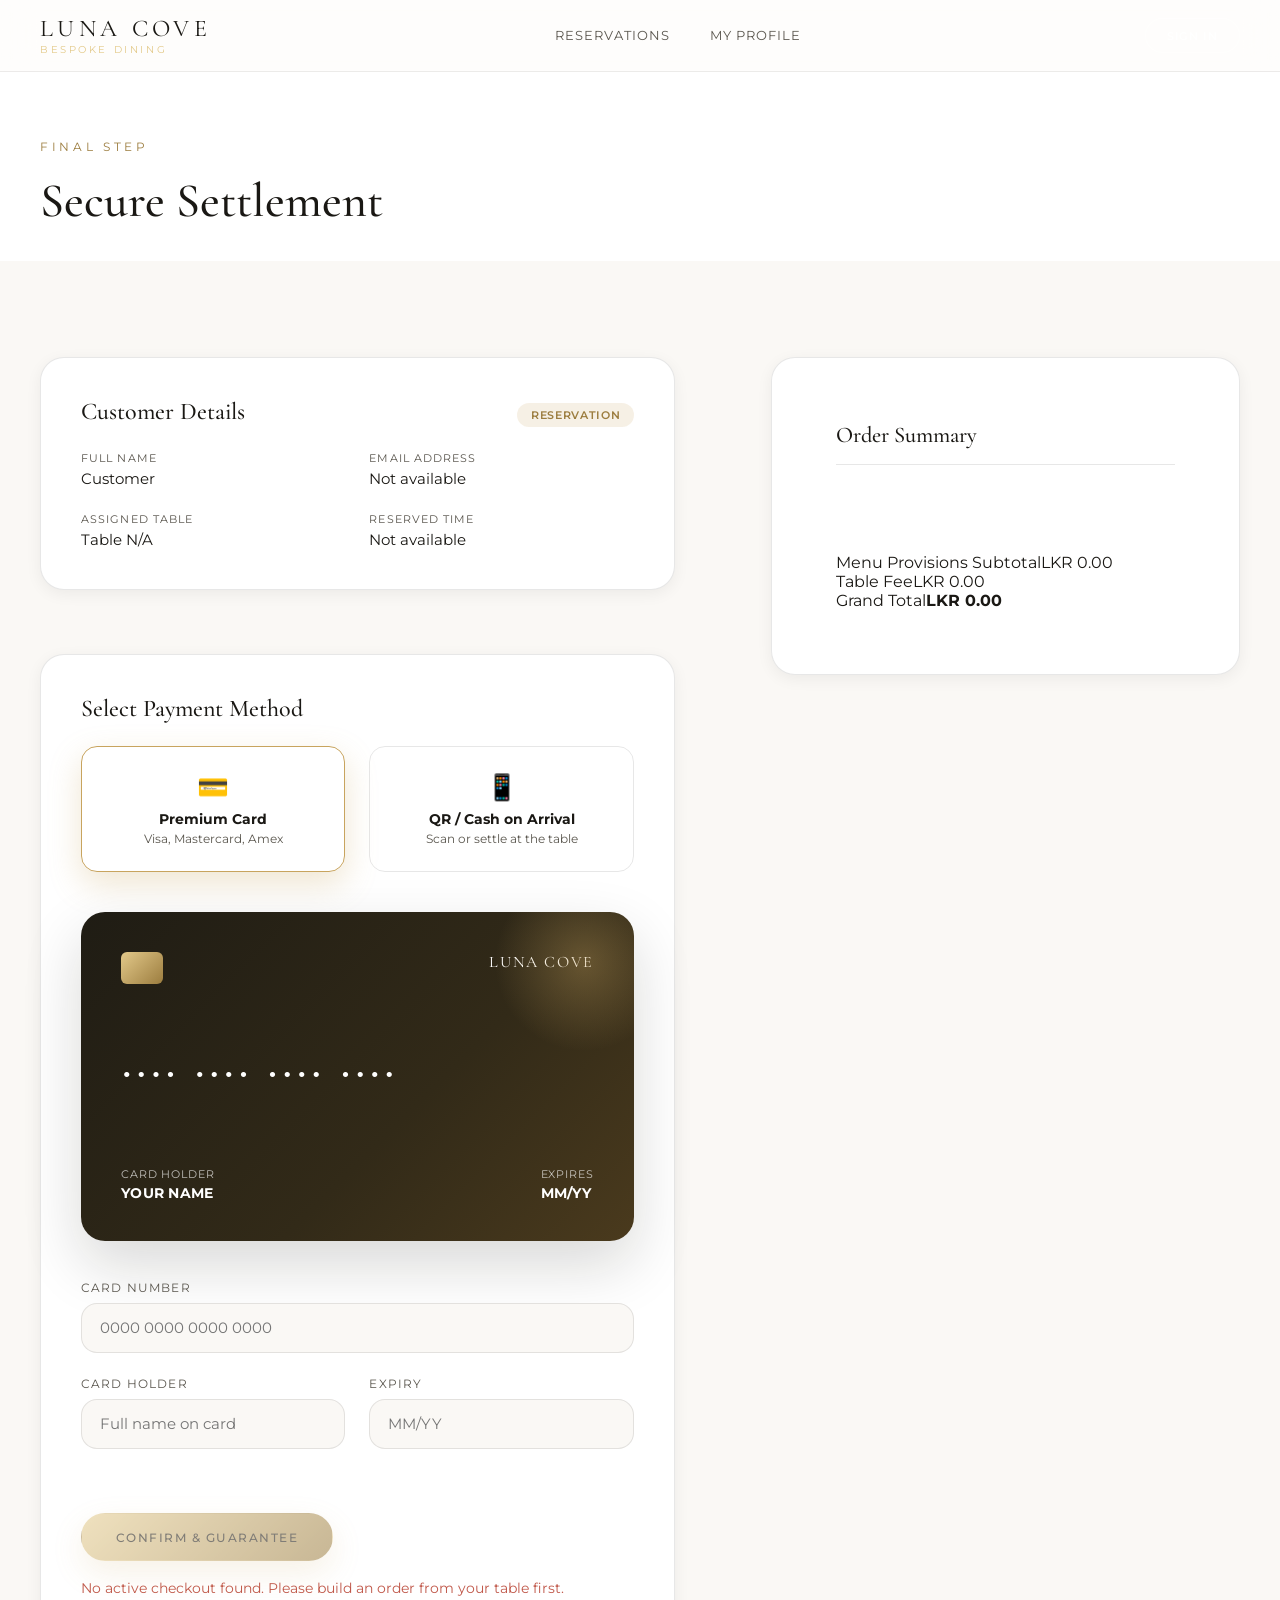
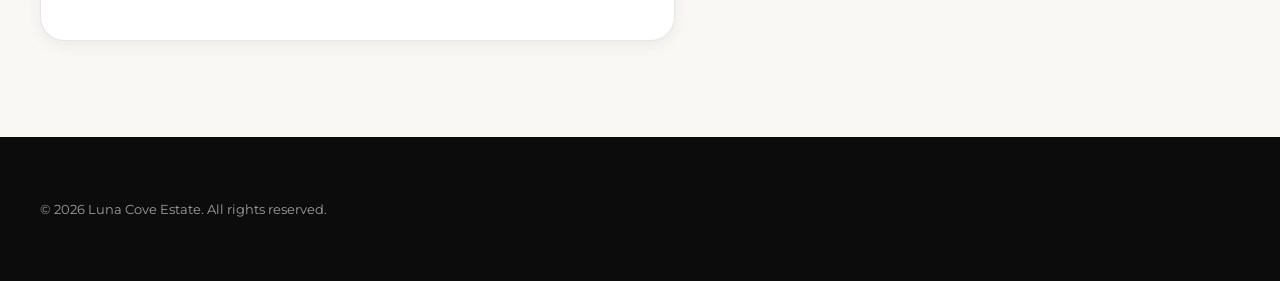
<file: HotelServer/src/main/resources/static/payment.html>
<!DOCTYPE html>
<html lang="en">
<head>
    <meta charset="UTF-8">
    <meta name="viewport" content="width=device-width, initial-scale=1.0">
    <title>Luna Cove | Secure Settlement</title>
    <script src="server-redirect.js"></script>
    <link rel="preconnect" href="https://fonts.googleapis.com">
    <link rel="preconnect" href="https://fonts.gstatic.com" crossorigin>
    <link href="https://fonts.googleapis.com/css2?family=Cormorant+Garamond:ital,wght@0,300;0,400;0,500;0,600;1,400&family=Montserrat:wght@200;300;400;500;600&display=swap" rel="stylesheet">
    <link rel="stylesheet" href="assets/css/variables.css">
    <link rel="stylesheet" href="assets/css/layout.css">
    <link rel="stylesheet" href="assets/css/components.css">
    <link rel="stylesheet" href="assets/css/animations.css">
    <link rel="stylesheet" href="assets/css/payment.css">
    <link rel="stylesheet" href="assets/css/responsive.css">
</head>
<body class="payment-page">

<div class="page-veil"><div class="page-veil-mark">LUNA COVE<div class="page-veil-bar"></div></div></div>

<nav class="site-nav is-light is-scrolled">
    <a class="nav-brand" href="index.html" aria-label="Luna Cove home">
        <span class="brand-title">LUNA COVE</span>
        <span class="brand-subtitle">Bespoke Dining</span>
    </a>
    <div class="nav-links">
        <a href="reservations.html" class="nav-link">Reservations</a>
        <a href="profile.html" class="nav-link">My Profile</a>
    </div>
    <div class="nav-actions">
        <div data-guest-only><a href="login.html" class="btn btn-outline btn-sm">Sign In</a></div>
        <div data-auth-only hidden>
            <a href="profile.html" class="nav-user-chip">
                <span class="avatar-circle" data-user-initials>GU</span>
                <span data-user-label>Guest</span>
            </a>
        </div>
        <button class="nav-burger" aria-label="Toggle menu" aria-expanded="false"><span></span><span></span><span></span></button>
    </div>
</nav>

<main>
    <section class="payment-hero">
        <div class="container">
            <p class="eyebrow reveal">Final Step</p>
            <h1 class="reveal">Secure Settlement</h1>
        </div>
    </section>

    <section class="section">
        <div class="container">

            <div id="checkoutStep">
                <div class="checkout-layout">
                    <div style="display:flex; flex-direction:column; gap: var(--space-xl);">

                        <article class="card" style="padding: var(--space-lg);">
                            <div style="display:flex; justify-content:space-between; align-items:baseline; margin-bottom: var(--space-md);">
                                <h2 style="font-size:1.5rem;">Customer Details</h2>
                                <span class="badge badge-gold" id="paymentReservationBadge">Reservation</span>
                            </div>
                            <div class="detail-grid">
                                <div class="detail-item"><span class="label">Full Name</span><span class="value" id="paymentCustomerName">Customer</span></div>
                                <div class="detail-item"><span class="label">Email Address</span><span class="value" id="paymentCustomerEmail">Not available</span></div>
                                <div class="detail-item"><span class="label">Assigned Table</span><span class="value" id="paymentTableNumber">Table N/A</span></div>
                                <div class="detail-item"><span class="label">Reserved Time</span><span class="value" id="paymentReservedTime">Not available</span></div>
                            </div>
                        </article>

                        <article class="card" style="padding: var(--space-lg);">
                            <h2 style="font-size:1.5rem; margin-bottom: var(--space-md);">Select Payment Method</h2>

                            <div class="payment-method-grid" id="paymentMethodGroup">
                                <div class="payment-method-option is-active" data-payment-method="CARD">
                                    <div class="pm-icon">💳</div><strong>Premium Card</strong><span>Visa, Mastercard, Amex</span>
                                </div>
                                <div class="payment-method-option" data-payment-method="CASH">
                                    <div class="pm-icon">📱</div><strong>QR / Cash on Arrival</strong><span>Scan or settle at the table</span>
                                </div>
                            </div>

                            <div id="cardPanel">
                                <div class="credit-card-visual">
                                    <div style="display:flex; justify-content:space-between; align-items:flex-start;">
                                        <div class="cc-chip"></div>
                                        <span style="font-family: var(--font-display); letter-spacing: 0.1em;">LUNA COVE</span>
                                    </div>
                                    <div class="cc-number" id="ccNumberPreview">•••• •••• •••• ••••</div>
                                    <div class="cc-row">
                                        <div>Card Holder<strong id="ccNamePreview">YOUR NAME</strong></div>
                                        <div>Expires<strong id="ccExpiryPreview">MM/YY</strong></div>
                                    </div>
                                </div>

                                <div class="card-form">
                                    <div class="form-field">
                                        <label for="cardNumberInput">Card Number</label>
                                        <input type="text" id="cardNumberInput" placeholder="0000 0000 0000 0000" maxlength="19">
                                    </div>
                                    <div class="form-row-2" style="display:grid; grid-template-columns:1fr 1fr; gap: var(--space-md);">
                                        <div class="form-field">
                                            <label for="cardNameInput">Card Holder</label>
                                            <input type="text" id="cardNameInput" placeholder="Full name on card">
                                        </div>
                                        <div class="form-field">
                                            <label for="cardExpiryInput">Expiry</label>
                                            <input type="text" id="cardExpiryInput" placeholder="MM/YY" maxlength="5">
                                        </div>
                                    </div>
                                </div>
                            </div>

                            <div id="qrPanel" class="qr-pay-wrap" hidden>
                                <div class="qr-box"><span>Scan To Pay</span></div>
                                <p class="section-copy">Scan this code with your banking app, or simply settle in cash with your server upon arrival.</p>
                            </div>

                            <button class="btn btn-primary" id="confirmPaymentButton" type="button" style="margin-top: var(--space-lg); max-width: 280px;">Confirm &amp; Guarantee</button>
                            <p id="paymentMessage" style="margin-top: var(--space-sm); font-size: 0.85rem;"></p>
                        </article>
                    </div>

                    <aside class="card" style="padding: var(--space-xl); position: sticky; top: calc(var(--nav-height) + var(--space-md));">
                        <h2 style="font-size:1.4rem; border-bottom: 1px solid var(--color-line); padding-bottom: var(--space-sm); margin-bottom: var(--space-md);">Order Summary</h2>
                        <div id="paymentOrderItems" style="min-height: 40px; margin-bottom: var(--space-md);"></div>
                        <div class="summary-row"><span>Menu Provisions Subtotal</span><span>LKR <span id="paymentMenuSubtotal">0.00</span></span></div>
                        <div class="summary-row"><span>Table Fee</span><span>LKR <span id="paymentTablePriceSummary">0.00</span></span></div>
                        <div class="summary-total"><span>Grand Total</span><strong>LKR <span id="paymentGrandTotal">0.00</span></strong></div>
                    </aside>
                </div>
            </div>

            <div id="successStep" class="card payment-success-panel scale-in" hidden>
                <div class="success-check">
                    <svg width="40" height="40" viewBox="0 0 40 40" fill="none"><path d="M10 21L17 28L30 13" stroke="#5a8a6b" stroke-width="3.5" stroke-linecap="round" stroke-linejoin="round"/></svg>
                </div>
                <p class="eyebrow">Payment Successful</p>
                <h2 style="font-size:2rem; margin: var(--space-sm) 0;">Thank You For Dining With Us</h2>
                <p class="section-copy">Your table and order are fully confirmed. A copy of your receipt is below.</p>
                <div class="receipt-card" id="receiptBody"></div>
                <p class="field-hint" id="receiptEmailNote" hidden style="margin-top: var(--space-sm);"></p>
                <div class="confirmation-actions" style="margin-top: var(--space-lg);">
                    <a class="btn btn-primary" href="profile.html">View My Profile</a>
                    <a class="btn btn-ghost" href="index.html">Back To Home</a>
                </div>
            </div>

        </div>
    </section>
</main>

<footer class="site-footer">
    <div class="container footer-bottom"><span>&copy; 2026 Luna Cove Estate. All rights reserved.</span></div>
</footer>

<script src="assets/js/common.js"></script>
<script src="assets/js/api.js"></script>
<script src="assets/js/animations.js"></script>
<script src="assets/js/payment.js"></script>
</body>
</html>
</file>
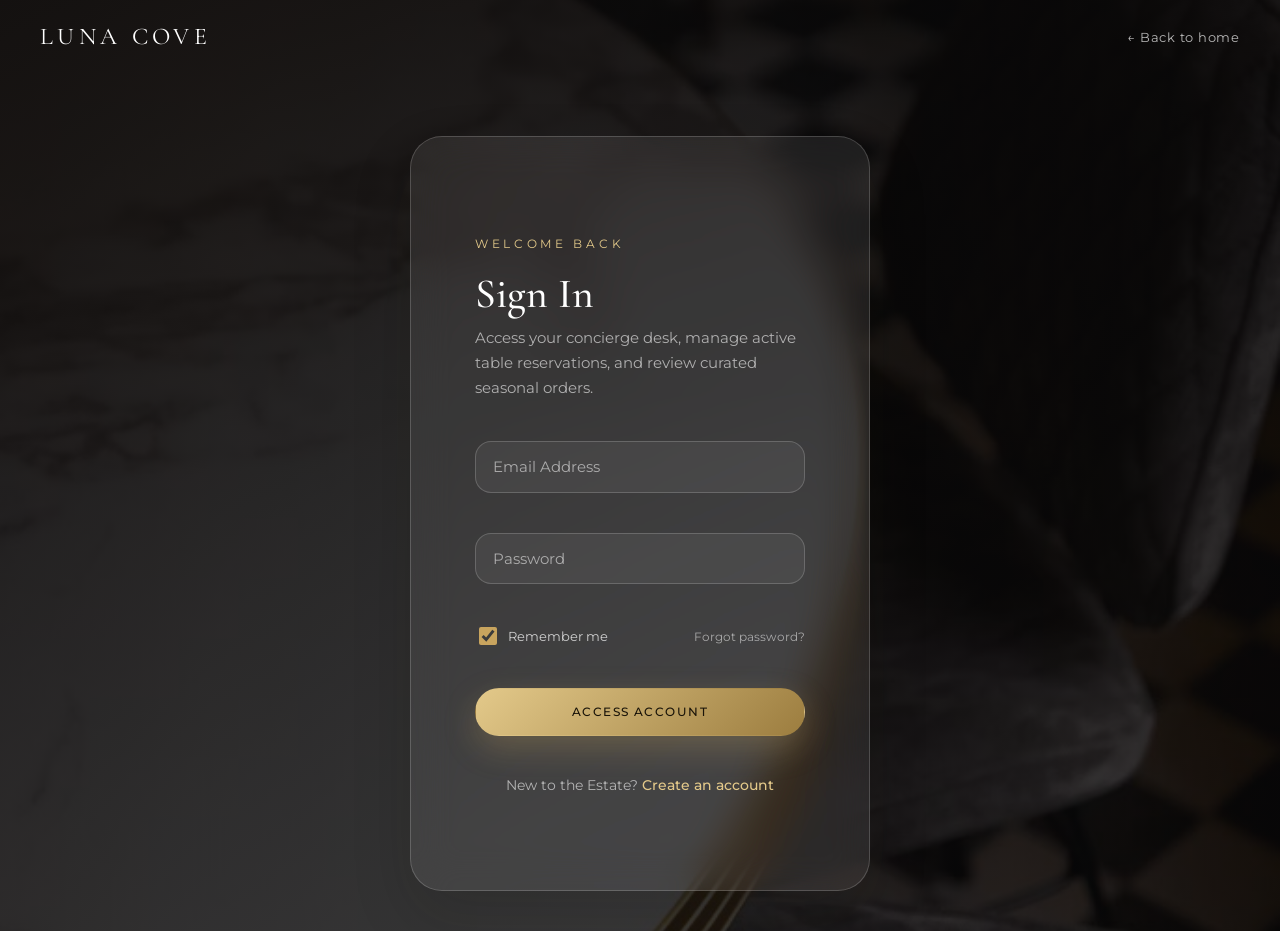
<file: HotelServer/src/main/resources/static/profile.html>
<!DOCTYPE html>
<html lang="en">
<head>
    <meta charset="UTF-8">
    <meta name="viewport" content="width=device-width, initial-scale=1.0">
    <title>Luna Cove | Guest Profile</title>
    <script src="server-redirect.js"></script>
    <link rel="preconnect" href="https://fonts.googleapis.com">
    <link rel="preconnect" href="https://fonts.gstatic.com" crossorigin>
    <link href="https://fonts.googleapis.com/css2?family=Cormorant+Garamond:ital,wght@0,300;0,400;0,500;0,600;1,400&family=Montserrat:wght@200;300;400;500;600&display=swap" rel="stylesheet">
    <link rel="stylesheet" href="assets/css/variables.css">
    <link rel="stylesheet" href="assets/css/layout.css">
    <link rel="stylesheet" href="assets/css/components.css">
    <link rel="stylesheet" href="assets/css/animations.css">
    <link rel="stylesheet" href="assets/css/profile.css">
    <link rel="stylesheet" href="assets/css/responsive.css">
</head>
<body class="profile-page" data-requires-customer>

<div class="page-veil"><div class="page-veil-mark">LUNA COVE<div class="page-veil-bar"></div></div></div>

<nav class="site-nav is-light is-scrolled">
    <a class="nav-brand" href="index.html" aria-label="Luna Cove home">
        <span class="brand-title">LUNA COVE</span>
        <span class="brand-subtitle">Bespoke Dining</span>
    </a>
    <div class="nav-links">
        <a href="reservations.html" class="nav-link">Reservations</a>
        <a href="tables.html" class="nav-link">Tables</a>
        <a href="menu.html" class="nav-link">Menu</a>
        <a href="profile.html" class="nav-link is-active">My Profile</a>
    </div>
    <div class="nav-actions">
        <button class="btn btn-ghost btn-sm" data-logout-button type="button">Sign Out</button>
        <button class="nav-burger" aria-label="Toggle menu" aria-expanded="false"><span></span><span></span><span></span></button>
    </div>
</nav>

<main>
    <section class="profile-hero">
        <div class="container">
            <p class="eyebrow reveal">Guest Account Workspace</p>
            <h1 class="reveal" style="font-size: clamp(2rem, 4vw, 2.8rem);">Your Profile</h1>
        </div>
    </section>

    <section class="section">
        <div class="container">
            <div class="profile-layout">

                <aside class="card profile-identity-card reveal">
                    <div class="profile-avatar-xl" id="profileInitials">CU</div>
                    <h1 id="profileDisplayName">Customer</h1>
                    <p class="profile-email" id="profileDisplayEmail">Loading account…</p>
                    <div class="profile-stat-row">
                        <div class="profile-stat"><strong id="statReservations">0</strong><span>Bookings</span></div>
                        <div class="profile-stat"><strong id="statOrders">0</strong><span>Orders</span></div>
                    </div>
                    <p class="field-hint" style="margin-top: var(--space-sm);">Total Spent: <strong id="statSpent">LKR 0.00</strong></p>
                </aside>

                <section class="reveal reveal-delay-1">
                    <div class="profile-tabs">
                        <button class="profile-tab-btn is-active" type="button" data-tab="tabReservations">Reservation History</button>
                        <button class="profile-tab-btn" type="button" data-tab="tabOrders">Order History</button>
                        <button class="profile-tab-btn" type="button" data-tab="tabPayments">Payments</button>
                        <button class="profile-tab-btn" type="button" data-tab="tabFeedback">Feedback</button>
                        <button class="profile-tab-btn" type="button" data-tab="tabSettings">Settings</button>
                    </div>

                    <div class="profile-tab-panel is-active" id="tabReservations">
                        <div style="display:flex; justify-content:space-between; align-items:baseline; margin-bottom: var(--space-md);">
                            <h2 style="font-size:1.4rem;">Your Reservations</h2>
                            <span class="badge badge-gold" id="reservationHistoryCount">0 bookings</span>
                        </div>
                        <div id="reservationHistoryList"></div>
                    </div>

                    <div class="profile-tab-panel" id="tabOrders">
                        <div style="display:flex; justify-content:space-between; align-items:baseline; margin-bottom: var(--space-md);">
                            <h2 style="font-size:1.4rem;">Ordered Items</h2>
                            <span class="badge badge-gold" id="menuOrderTotal">LKR 0.00</span>
                        </div>
                        <div id="menuOrderList"></div>
                    </div>

                    <div class="profile-tab-panel" id="tabPayments">
                        <h2 style="font-size:1.4rem; margin-bottom: var(--space-md);">Payment History</h2>
                        <div id="paymentHistoryList"></div>
                    </div>

                    <div class="profile-tab-panel" id="tabFeedback">
                        <h2 style="font-size:1.4rem; margin-bottom: var(--space-md);">Leave Feedback</h2>
                        <form id="feedbackForm" class="card" style="padding: var(--space-lg); margin-bottom: var(--space-lg);" novalidate>
                            <input type="hidden" id="feedbackId">
                            <div class="form-field">
                                <label for="feedbackReservationId">Reservation</label>
                                <select id="feedbackReservationId" required><option value="">Choose a reservation…</option></select>
                            </div>
                            <div class="form-field">
                                <label for="feedbackRating">Rating</label>
                                <select id="feedbackRating" required>
                                    <option value="5">5 — Absolute Excellence</option>
                                    <option value="4">4 — Exceeds Expectations</option>
                                    <option value="3">3 — Commendable Service</option>
                                    <option value="2">2 — Fair / Standard</option>
                                    <option value="1">1 — Substandard Experience</option>
                                </select>
                            </div>
                            <div class="form-field">
                                <label for="feedbackMessage">Notes</label>
                                <textarea id="feedbackMessage" rows="3" placeholder="Share details about your experience…"></textarea>
                            </div>
                            <div style="display:flex; gap: var(--space-sm);">
                                <button class="btn btn-primary" type="submit" style="flex:1;">Submit Feedback</button>
                                <button class="btn btn-ghost" id="feedbackCancelEdit" type="button" hidden>Cancel Edit</button>
                            </div>
                        </form>

                        <div style="display:flex; justify-content:space-between; align-items:baseline; margin-bottom: var(--space-md);">
                            <h3 style="font-size: 1.15rem; margin: 0;">Your Reviews</h3>
                            <span class="badge badge-gold" id="feedbackCount">0 reviews</span>
                        </div>
                        <div class="feedback-carousel" id="feedbackCarousel">
                            <div class="feedback-carousel-viewport">
                                <div class="feedback-carousel-track" id="feedbackCarouselTrack"></div>
                            </div>
                            <div class="feedback-carousel-dots" id="feedbackCarouselDots"></div>
                        </div>
                    </div>

                    <div class="profile-tab-panel" id="tabSettings">
                        <h2 style="font-size:1.4rem; margin-bottom: var(--space-md);">Manage Your Profile</h2>
                        <form id="profileForm" class="card" style="padding: var(--space-lg);">
                            <div class="form-field">
                                <label for="profileName">Full Name</label>
                                <input type="text" id="profileName" autocomplete="name" required>
                            </div>
                            <div class="form-field">
                                <label for="profileEmail">Email Address</label>
                                <input type="email" id="profileEmail" autocomplete="email" required>
                            </div>
                            <div class="form-field">
                                <label for="profilePassword">New Password</label>
                                <input type="password" id="profilePassword" autocomplete="new-password" placeholder="Leave blank to keep current password">
                            </div>
                            <p id="profileMessage" style="font-size:0.85rem; margin-bottom: var(--space-md);"></p>
                            <div style="display:flex; gap: var(--space-sm); flex-wrap: wrap;">
                                <button class="btn btn-primary" id="updateProfileButton" type="submit">Update Profile</button>
                                <button class="btn btn-danger" id="deleteProfileButton" type="button">Delete Account</button>
                            </div>
                        </form>
                    </div>
                </section>

            </div>
        </div>
    </section>
</main>

<footer class="site-footer">
    <div class="container footer-bottom"><span>&copy; 2026 Luna Cove Estate. All rights reserved.</span></div>
</footer>

<script src="assets/js/common.js"></script>
<script src="assets/js/api.js"></script>
<script src="assets/js/animations.js"></script>
<script src="assets/js/vendor/qrcode.min.js"></script>
<script src="assets/js/qr-helper.js"></script>
<script src="assets/js/profile.js"></script>
</body>
</html>
</file>
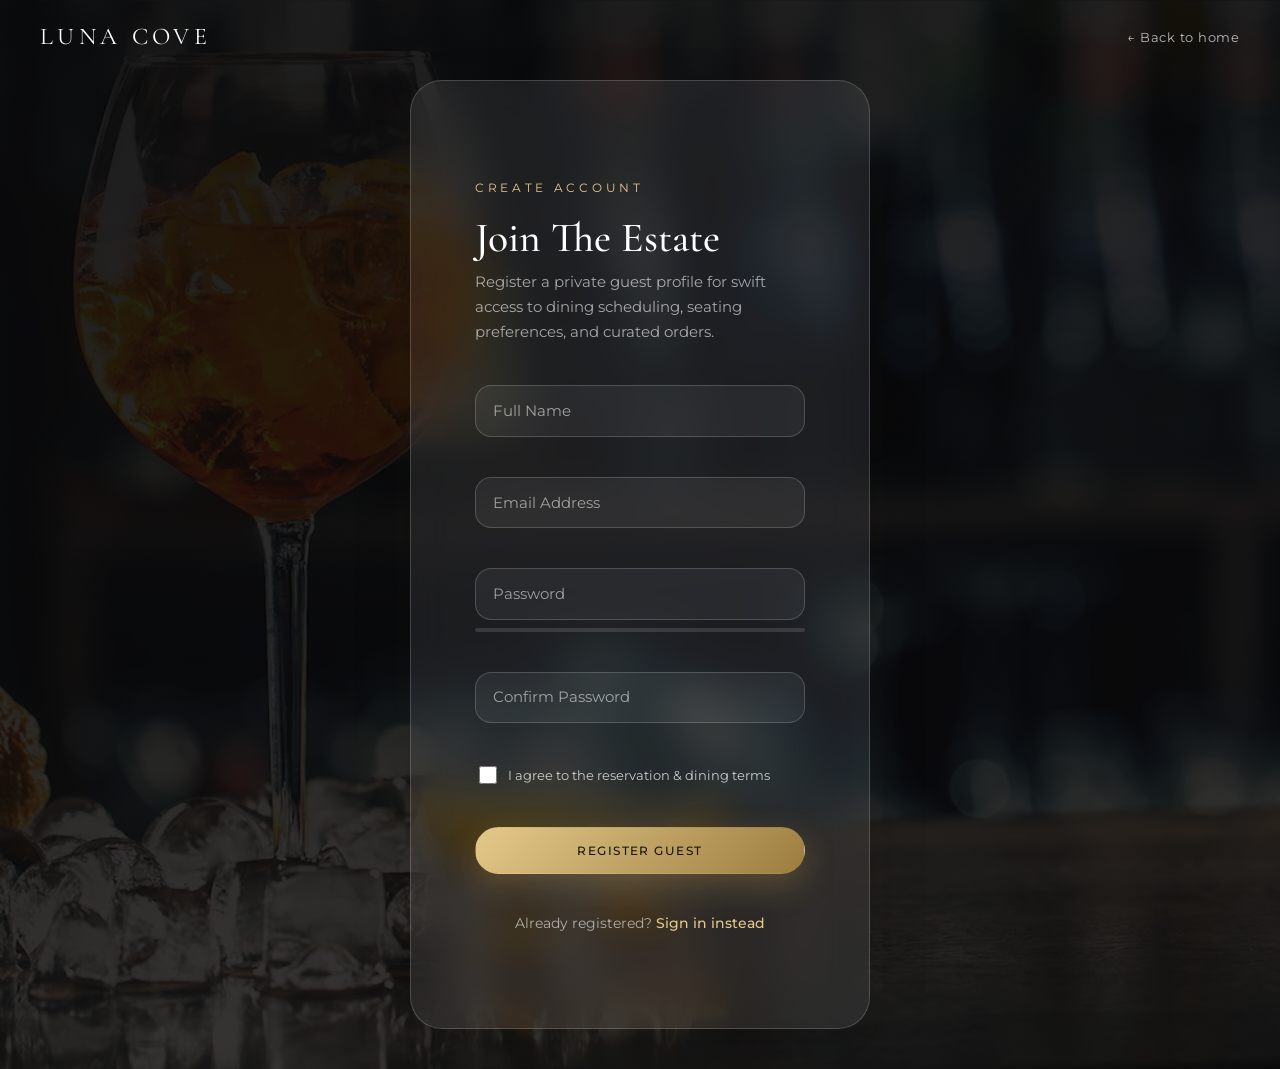
<file: HotelServer/src/main/resources/static/register.html>
<!DOCTYPE html>
<html lang="en">
<head>
    <meta charset="UTF-8">
    <meta name="viewport" content="width=device-width, initial-scale=1.0">
    <title>Luna Cove | Create Account</title>
    <script src="server-redirect.js"></script>
    <link rel="preconnect" href="https://fonts.googleapis.com">
    <link rel="preconnect" href="https://fonts.gstatic.com" crossorigin>
    <link href="https://fonts.googleapis.com/css2?family=Cormorant+Garamond:ital,wght@0,300;0,400;0,500;0,600;1,400&family=Montserrat:wght@200;300;400;500;600&display=swap" rel="stylesheet">
    <link rel="stylesheet" href="assets/css/variables.css">
    <link rel="stylesheet" href="assets/css/layout.css">
    <link rel="stylesheet" href="assets/css/components.css">
    <link rel="stylesheet" href="assets/css/animations.css">
    <link rel="stylesheet" href="assets/css/auth.css">
    <link rel="stylesheet" href="assets/css/responsive.css">
</head>
<body class="auth-page">

<div class="page-veil"><div class="page-veil-mark">LUNA COVE<div class="page-veil-bar"></div></div></div>

<div class="auth-bg" style="background-image: url('image/62eb95a0ae66428fb3940423634474e4.jpg');"></div>
<div class="auth-scrim"></div>

<div class="auth-topbar">
    <a class="nav-brand" href="index.html" aria-label="Luna Cove home">
        <span class="brand-title">LUNA COVE</span>
    </a>
    <a class="auth-back-home" href="index.html">&larr; Back to home</a>
</div>

<main class="auth-shell glass-card scale-in" style="margin-top: var(--space-lg);">
    <p class="eyebrow">Create Account</p>
    <h1>Join The Estate</h1>
    <p class="auth-sub">Register a private guest profile for swift access to dining scheduling, seating preferences, and curated orders.</p>

    <form id="registerForm" novalidate>
        <div class="form-field-float">
            <input id="registerName" type="text" placeholder=" " autocomplete="name" required>
            <label for="registerName">Full Name</label>
            <span class="field-error"></span>
        </div>

        <div class="form-field-float">
            <input id="registerEmail" type="email" placeholder=" " autocomplete="email" required>
            <label for="registerEmail">Email Address</label>
            <span class="field-error"></span>
        </div>

        <div class="form-field-float">
            <input id="registerPassword" type="password" placeholder=" " autocomplete="new-password" required>
            <label for="registerPassword">Password</label>
            <span class="field-error"></span>
            <div class="password-strength">
                <div class="strength-bar"><div class="strength-bar-fill" id="strengthFill"></div></div>
                <span class="strength-label" id="strengthLabel"></span>
            </div>
        </div>

        <div class="form-field-float">
            <input id="registerConfirmPassword" type="password" placeholder=" " autocomplete="new-password" required>
            <label for="registerConfirmPassword">Confirm Password</label>
            <span class="field-error"></span>
        </div>

        <div class="checkbox-row" style="margin-bottom: var(--space-lg);">
            <input type="checkbox" id="agreeTerms">
            <label for="agreeTerms">I agree to the reservation & dining terms</label>
        </div>

        <button class="btn btn-primary btn-block" type="submit">Register Guest</button>
    </form>

    <div class="auth-switch">
        Already registered? <a href="login.html">Sign in instead</a>
    </div>
</main>

<script src="assets/js/common.js"></script>
<script src="assets/js/api.js"></script>
<script src="assets/js/animations.js"></script>
<script src="assets/js/auth.js"></script>
</body>
</html>
</file>
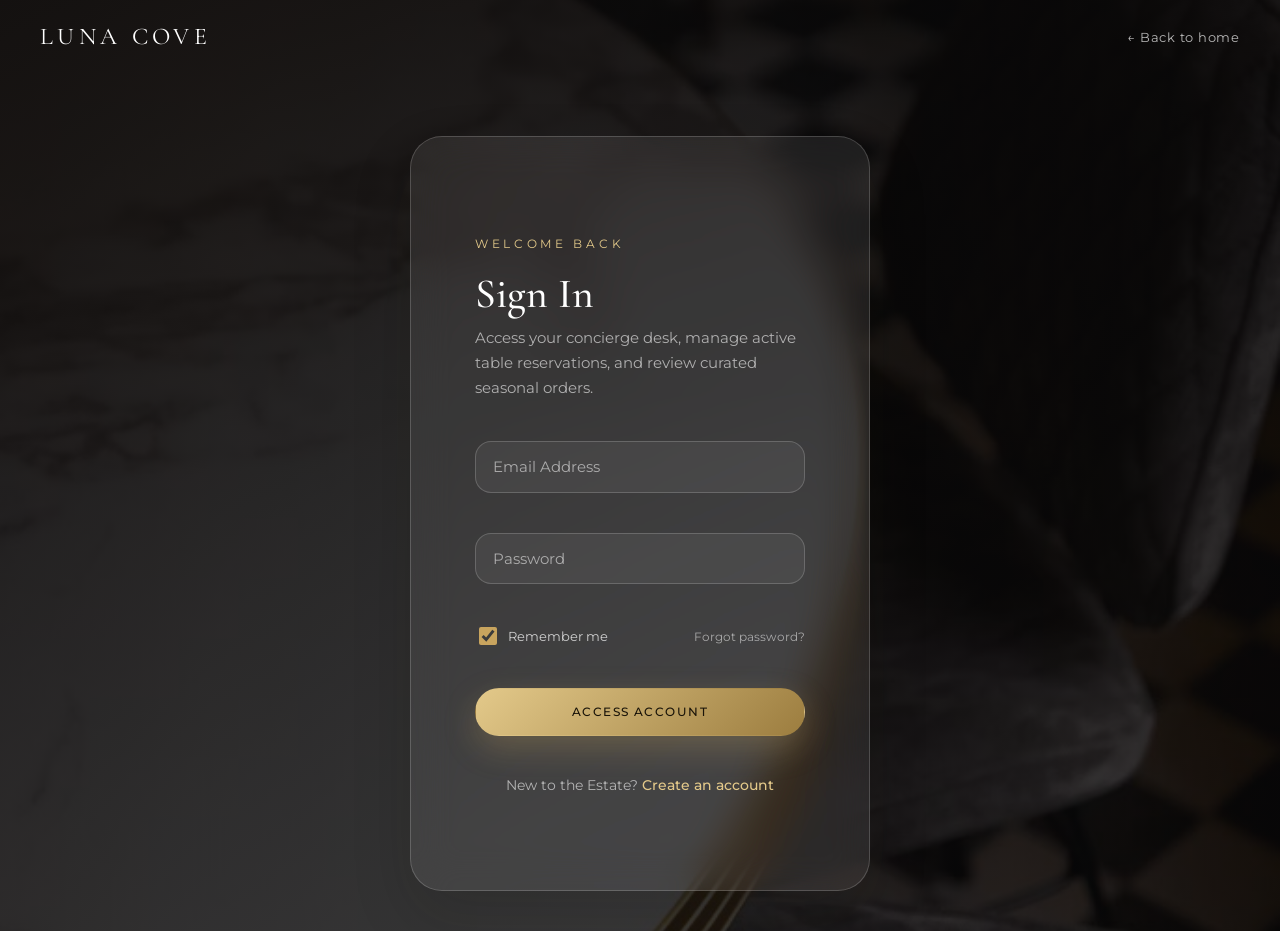
<file: HotelServer/src/main/resources/static/reservations.html>
<!DOCTYPE html>
<html lang="en">
<head>
    <meta charset="UTF-8">
    <meta name="viewport" content="width=device-width, initial-scale=1.0">
    <title>Luna Cove | Reserve Your Table</title>
    <script src="server-redirect.js"></script>
    <link rel="preconnect" href="https://fonts.googleapis.com">
    <link rel="preconnect" href="https://fonts.gstatic.com" crossorigin>
    <link href="https://fonts.googleapis.com/css2?family=Cormorant+Garamond:ital,wght@0,300;0,400;0,500;0,600;1,400&family=Montserrat:wght@200;300;400;500;600&display=swap" rel="stylesheet">
    <link rel="stylesheet" href="assets/css/variables.css">
    <link rel="stylesheet" href="assets/css/layout.css">
    <link rel="stylesheet" href="assets/css/components.css">
    <link rel="stylesheet" href="assets/css/animations.css">
    <link rel="stylesheet" href="assets/css/menu.css">
    <link rel="stylesheet" href="assets/css/reservation.css">
    <link rel="stylesheet" href="assets/css/responsive.css">
</head>
<body class="reservation-page" data-requires-auth>

<a href="#main" class="skip-link">Skip to content</a>
<div class="page-veil"><div class="page-veil-mark">LUNA COVE<div class="page-veil-bar"></div></div></div>

<nav class="site-nav is-light is-scrolled">
    <a class="nav-brand" href="index.html" aria-label="Luna Cove home">
        <span class="brand-title">LUNA COVE</span>
        <span class="brand-subtitle">Bespoke Dining</span>
    </a>
    <div class="nav-links">
        <a href="tables.html" class="nav-link">Tables</a>
        <a href="menu.html" class="nav-link">Menu</a>
        <a href="reservations.html" class="nav-link is-active">Reservations</a>
        <a href="profile.html#feedback" class="nav-link">Feedback</a>
    </div>
    <div class="nav-actions">
        <a href="profile.html" class="nav-user-chip">
            <span class="avatar-circle" data-user-initials>GU</span>
            <span data-user-label>Guest</span>
        </a>
        <button class="nav-burger" aria-label="Toggle menu" aria-expanded="false"><span></span><span></span><span></span></button>
    </div>
</nav>

<main id="main">
    <section class="reservation-hero">
        <div class="container">
            <p class="eyebrow reveal">Concierge Booking</p>
            <h1 class="reveal">Reserve Your Table</h1>
            <p class="reveal">Select a tier, choose your preferred table, and confirm your visit in just a few moments.</p>
        </div>
    </section>

    <section class="section" style="padding-top: var(--space-xl);">
        <div class="container">

            <div id="bookingStep">
                <div class="steps-row reveal">
                    <div class="step-pill is-active"><span class="step-num">1</span> Select Table</div>
                    <div class="step-connector"></div>
                    <div class="step-pill is-active"><span class="step-num">2</span> Guest Details</div>
                    <div class="step-connector"></div>
                    <div class="step-pill"><span class="step-num">3</span> Confirmation</div>
                </div>

                <div class="reservation-layout">
                    <form class="card reservation-form-card reveal" id="reservationForm" novalidate>
                        <h3 style="margin-bottom: var(--space-md);">Booking Details</h3>

                        <div class="menu-filter-tabs" id="typeTabs" style="margin-bottom: var(--space-md);">
                            <button class="filter-tab is-active" type="button" data-res-type="SOLO">Solo Lounge</button>
                            <button class="filter-tab" type="button" data-res-type="DOUBLE">Double Vista</button>
                            <button class="filter-tab" type="button" data-res-type="DELUXE">Deluxe Estate</button>
                        </div>

                        <div class="form-field">
                            <label>Pick A Table</label>
                            <div class="mini-table-picker" id="miniTablePicker"></div>
                        </div>

                        <div class="form-field">
                            <label for="customerName">Guest Name</label>
                            <input type="text" id="customerName" placeholder="Full name for the reservation" required>
                        </div>

                        <div class="form-row-2">
                            <div class="form-field">
                                <label for="reservationDate">Date</label>
                                <input type="date" id="reservationDate" required>
                            </div>
                            <div class="form-field">
                                <label for="reservationTime">Arrival Time</label>
                                <input type="time" id="reservationTime" required>
                            </div>
                        </div>

                        <div class="form-row-2">
                            <div class="form-field">
                                <label for="checkoutTime">Estimated Checkout</label>
                                <input type="time" id="checkoutTime" required>
                            </div>
                            <div class="form-field">
                                <label>Guest Count</label>
                                <div class="guest-stepper">
                                    <button type="button" id="guestDecrease" aria-label="Decrease guests">&minus;</button>
                                    <span id="guestCountValue">2</span>
                                    <button type="button" id="guestIncrease" aria-label="Increase guests">+</button>
                                </div>
                            </div>
                        </div>

                        <button class="btn btn-primary btn-block" type="submit" style="margin-top: var(--space-sm);">Confirm Reservation</button>
                    </form>

                    <aside class="card reservation-summary-card reveal reveal-delay-1">
                        <h3 style="margin-bottom: var(--space-md);">Booking Summary</h3>
                        <div class="summary-row"><span>Table</span><span id="summaryTable">Not selected</span></div>
                        <div class="summary-row"><span>Tier</span><span id="summaryType">SOLO</span></div>
                        <div class="summary-row"><span>Guests</span><span id="summaryGuests">2</span></div>
                        <div class="summary-total"><span>Table Rate</span><strong>LKR <span id="summaryPrice">0.00</span></strong></div>
                        <p class="field-hint" style="margin-top: var(--space-sm);">Menu items are added after your table is confirmed, on the next screen.</p>
                    </aside>
                </div>
            </div>

            <div id="confirmationStep" class="card confirmation-panel scale-in" hidden>
                <div class="success-check">
                    <svg width="40" height="40" viewBox="0 0 40 40" fill="none"><path d="M10 21L17 28L30 13" stroke="#5a8a6b" stroke-width="3.5" stroke-linecap="round" stroke-linejoin="round"/></svg>
                </div>
                <p class="eyebrow">Reservation Confirmed</p>
                <h2>We'll See You Soon</h2>
                <p class="section-copy">A confirmation has been saved to your profile. You may now build your dining order for this table.</p>
                <div class="confirmation-details" id="confirmationDetails"></div>
                <p class="field-hint" id="confirmEmailNote" hidden style="margin-bottom: var(--space-md);"></p>

                <div class="qr-order-panel">
                    <div class="qr-order-code" id="confirmQrCode"></div>
                    <div class="qr-order-copy">
                        <p class="eyebrow" style="margin-bottom: 4px;">Scan To Order From Your Phone</p>
                        <p class="section-copy" style="font-size: 0.85rem;">Point any phone camera at this code to open your table's ordering screen instantly — no app required.</p>
                    </div>
                </div>

                <div class="confirmation-actions">
                    <a class="btn btn-primary" id="confirmOrderLink" href="table-order.html">Order Food For This Table</a>
                    <a class="btn btn-ghost" href="profile.html">View My Reservations</a>
                </div>
            </div>

        </div>
    </section>

    <section class="section" style="background: var(--color-surface);" id="bookings">
        <div class="container">
            <div class="section-heading reveal">
                <p class="eyebrow">Guest Ledger</p>
                <h2 class="section-title">Your Bookings</h2>
                <div class="accent-line"></div>
            </div>

            <article class="card dashboard-card reveal" style="max-width: 640px; margin: 0 auto;">
                <div class="dashboard-card-head">
                    <h3 style="margin:0;">Current Bookings</h3>
                    <span class="badge badge-gold" id="reservationPill">0 active</span>
                </div>
                <div id="reservationList"></div>
                <p class="field-hint" style="margin-top: var(--space-md); text-align:center;">
                    Want to leave a review? Head to <a class="text-link" href="profile.html#feedback">your profile</a> to rate a past visit.
                </p>
            </article>
        </div>
    </section>
</main>

<footer class="site-footer">
    <div class="container footer-bottom">
        <span>&copy; 2026 Luna Cove Estate. All rights reserved.</span>
        <span>Reservation tools are available after account authentication.</span>
    </div>
</footer>

<script src="assets/js/common.js"></script>
<script src="assets/js/api.js"></script>
<script src="assets/js/animations.js"></script>
<script src="assets/js/vendor/qrcode.min.js"></script>
<script src="assets/js/qr-helper.js"></script>
<script src="assets/js/reservation.js"></script>
</body>
</html>
</file>
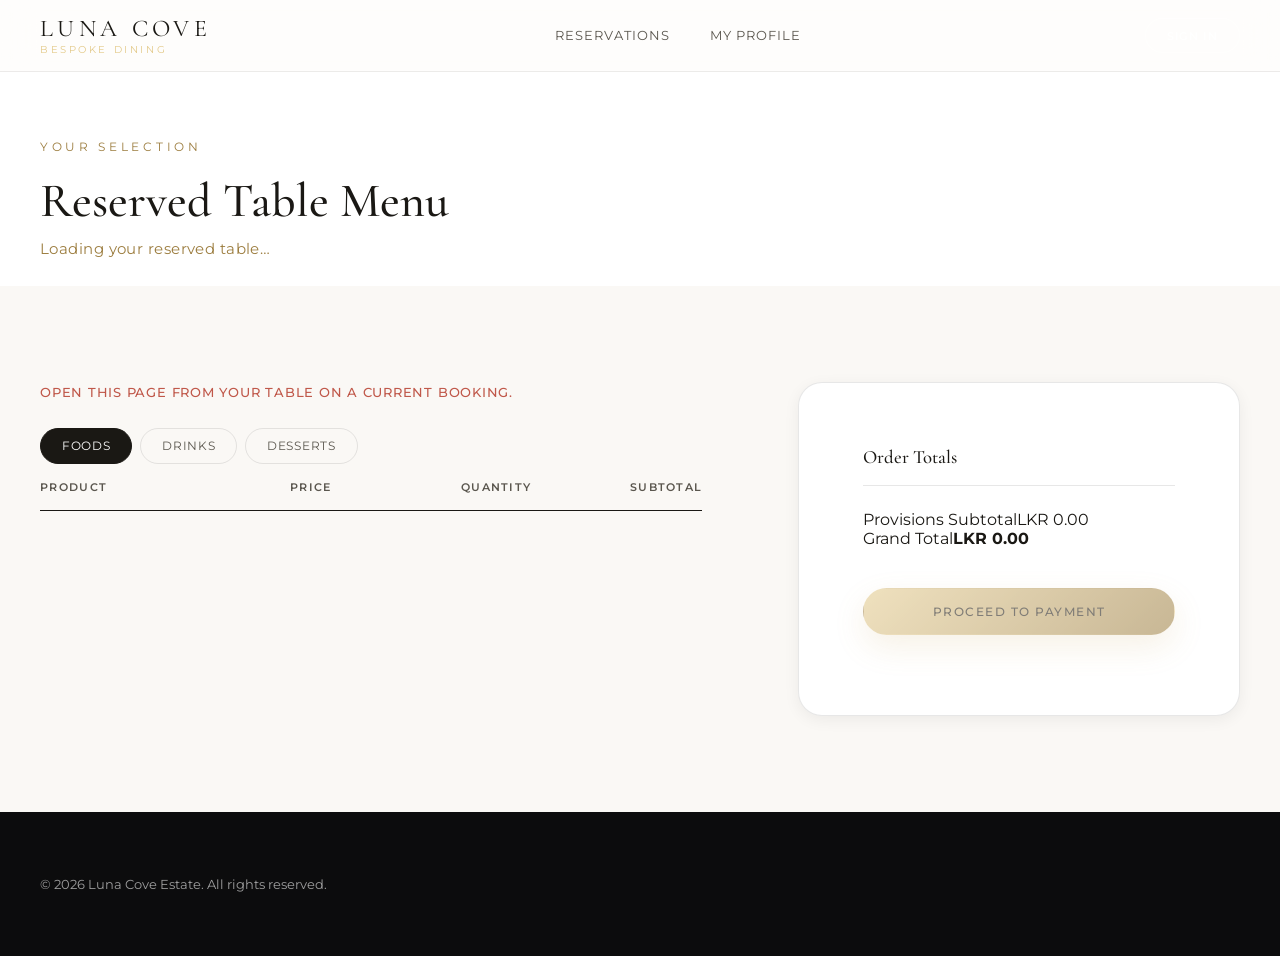
<file: HotelServer/src/main/resources/static/table-order.html>
<!DOCTYPE html>
<html lang="en">
<head>
    <meta charset="UTF-8">
    <meta name="viewport" content="width=device-width, initial-scale=1.0">
    <title>Luna Cove | Your Table Order</title>
    <script src="server-redirect.js"></script>
    <link rel="preconnect" href="https://fonts.googleapis.com">
    <link rel="preconnect" href="https://fonts.gstatic.com" crossorigin>
    <link href="https://fonts.googleapis.com/css2?family=Cormorant+Garamond:ital,wght@0,300;0,400;0,500;0,600;1,400&family=Montserrat:wght@200;300;400;500;600&display=swap" rel="stylesheet">
    <link rel="stylesheet" href="assets/css/variables.css">
    <link rel="stylesheet" href="assets/css/layout.css">
    <link rel="stylesheet" href="assets/css/components.css">
    <link rel="stylesheet" href="assets/css/animations.css">
    <link rel="stylesheet" href="assets/css/menu.css">
    <link rel="stylesheet" href="assets/css/table-order.css">
    <link rel="stylesheet" href="assets/css/responsive.css">
</head>
<body class="table-order-page">

<div class="page-veil"><div class="page-veil-mark">LUNA COVE<div class="page-veil-bar"></div></div></div>

<nav class="site-nav is-light is-scrolled">
    <a class="nav-brand" href="index.html" aria-label="Luna Cove home">
        <span class="brand-title">LUNA COVE</span>
        <span class="brand-subtitle">Bespoke Dining</span>
    </a>
    <div class="nav-links">
        <a href="reservations.html" class="nav-link">Reservations</a>
        <a href="profile.html" class="nav-link">My Profile</a>
    </div>
    <div class="nav-actions">
        <div data-guest-only><a href="login.html" class="btn btn-outline btn-sm">Sign In</a></div>
        <div data-auth-only hidden>
            <a href="profile.html" class="nav-user-chip">
                <span class="avatar-circle" data-user-initials>GU</span>
                <span data-user-label>Guest</span>
            </a>
        </div>
        <button class="nav-burger" aria-label="Toggle menu" aria-expanded="false"><span></span><span></span><span></span></button>
    </div>
</nav>

<main>
    <section class="order-hero">
        <div class="container">
            <p class="eyebrow reveal">Your Selection</p>
            <h1 class="reveal">Reserved Table Menu</h1>
            <p class="order-meta reveal" id="orderReservationMeta">Loading your reserved table…</p>
        </div>
    </section>

    <section class="section">
        <div class="container">
            <div class="order-layout">
                <div>
                    <p class="order-status-line" id="orderStatus">Choose menu items for your reserved table.</p>

                    <div class="menu-filter-tabs" id="orderCategoryTabs" role="tablist" aria-label="Menu categories">
                        <button class="filter-tab is-active" type="button" data-order-category="FOOD">Foods</button>
                        <button class="filter-tab" type="button" data-order-category="DRINK">Drinks</button>
                        <button class="filter-tab" type="button" data-order-category="DESSERT">Desserts</button>
                    </div>

                    <div class="order-table-head">
                        <span>Product</span><span>Price</span><span style="text-align:center;">Quantity</span><span style="text-align:right;">Subtotal</span>
                    </div>

                    <div id="orderMenuList"></div>
                </div>

                <aside class="card order-summary-card">
                    <h3 style="border-bottom: 1px solid var(--color-line); padding-bottom: var(--space-sm); margin-bottom: var(--space-md);">Order Totals</h3>
                    <div class="summary-row"><span>Provisions Subtotal</span><span>LKR <span id="orderSubtotal">0.00</span></span></div>
                    <div class="summary-total"><span>Grand Total</span><strong>LKR <span id="orderTotal">0.00</span></strong></div>
                    <button class="btn btn-primary btn-block" id="placeOrderButton" type="button" style="margin-top: var(--space-lg);">Proceed to Payment</button>
                    <p id="orderMessage" style="text-align:center; font-size:0.82rem; margin-top: var(--space-sm); color: var(--color-ink-soft);"></p>
                </aside>
            </div>
        </div>
    </section>
</main>

<footer class="site-footer">
    <div class="container footer-bottom"><span>&copy; 2026 Luna Cove Estate. All rights reserved.</span></div>
</footer>

<script src="assets/js/common.js"></script>
<script src="assets/js/api.js"></script>
<script src="assets/js/animations.js"></script>
<script src="assets/js/menu-images.js"></script>
<script src="assets/js/table-order.js"></script>
</body>
</html>
</file>
<file: HotelServer/src/main/resources/static/assets/css/variables.css>
/* ==========================================================================
   Luna Cove — Design Tokens
   ========================================================================== */
:root {
    /* Color palette */
    --color-bg: #0c0c0d;
    --color-bg-alt: #131315;
    --color-surface: #ffffff;
    --color-surface-soft: #faf8f5;
    --color-ink: #1a1814;
    --color-ink-soft: #5a564e;
    --color-line: rgba(26, 24, 20, 0.1);
    --color-line-dark: rgba(255, 255, 255, 0.12);

    --color-gold: #c8a45e;
    --color-gold-light: #e3c98a;
    --color-gold-dark: #9c7d3f;
    --color-cream: #f4ede1;

    --color-danger: #c0584a;
    --color-success: #5a8a6b;

    --glass-bg: rgba(255, 255, 255, 0.08);
    --glass-border: rgba(255, 255, 255, 0.18);
    --glass-bg-light: rgba(255, 255, 255, 0.65);
    --glass-border-light: rgba(26, 24, 20, 0.08);

    /* Typography */
    --font-display: 'Cormorant Garamond', 'Georgia', serif;
    --font-body: 'Montserrat', 'Helvetica Neue', sans-serif;

    /* Spacing scale */
    --space-3xs: 0.25rem;
    --space-2xs: 0.5rem;
    --space-xs: 0.75rem;
    --space-sm: 1rem;
    --space-md: 1.5rem;
    --space-lg: 2.5rem;
    --space-xl: 4rem;
    --space-2xl: 6rem;
    --space-3xl: 9rem;

    /* Radius */
    --radius-sm: 8px;
    --radius-md: 16px;
    --radius-lg: 24px;
    --radius-xl: 32px;
    --radius-pill: 999px;

    /* Shadow */
    --shadow-sm: 0 4px 16px rgba(20, 18, 14, 0.06);
    --shadow-md: 0 12px 32px rgba(20, 18, 14, 0.1);
    --shadow-lg: 0 24px 60px rgba(20, 18, 14, 0.16);
    --shadow-gold: 0 12px 32px rgba(200, 164, 94, 0.28);

    /* Motion */
    --ease-luxury: cubic-bezier(0.22, 1, 0.36, 1);
    --ease-soft: cubic-bezier(0.4, 0, 0.2, 1);
    --t-fast: 180ms;
    --t-med: 320ms;
    --t-slow: 600ms;

    /* Layout */
    --container-max: 1320px;
    --nav-height: 84px;
    --z-nav: 100;
    --z-toast: 500;
    --z-modal: 400;
    --z-back-to-top: 90;
}
</file>
<file: HotelServer/src/main/resources/static/assets/css/layout.css>
/* ==========================================================================
   Luna Cove — Base & Layout
   ========================================================================== */
*, *::before, *::after { box-sizing: border-box; }

html {
    scroll-behavior: smooth;
}

body {
    margin: 0;
    font-family: var(--font-body);
    color: var(--color-ink);
    background: var(--color-surface-soft);
    -webkit-font-smoothing: antialiased;
    overflow-x: hidden;
}

img { max-width: 100%; display: block; }

a { color: inherit; text-decoration: none; }

ul, ol { margin: 0; padding: 0; list-style: none; }

button, input, select, textarea { font-family: inherit; }

h1, h2, h3, h4, h5 {
    font-family: var(--font-display);
    font-weight: 500;
    line-height: 1.15;
    margin: 0;
    color: var(--color-ink);
}

p { margin: 0; line-height: 1.7; color: var(--color-ink-soft); }

::selection { background: var(--color-gold); color: #fff; }

/* Scrollbar */
::-webkit-scrollbar { width: 10px; }
::-webkit-scrollbar-track { background: transparent; }
::-webkit-scrollbar-thumb { background: var(--color-gold-dark); border-radius: var(--radius-pill); }

/* Container */
.container {
    width: 100%;
    max-width: var(--container-max);
    margin: 0 auto;
    padding: 0 var(--space-lg);
}

.section {
    padding: var(--space-2xl) 0;
}

.section-heading {
    text-align: center;
    max-width: 680px;
    margin: 0 auto var(--space-xl);
}

.eyebrow {
    display: inline-block;
    font-family: var(--font-body);
    font-size: 0.72rem;
    letter-spacing: 0.32em;
    text-transform: uppercase;
    color: var(--color-gold-dark);
    margin-bottom: var(--space-sm);
}

.section-title {
    font-size: clamp(2rem, 4vw, 2.9rem);
    font-weight: 500;
    margin-bottom: var(--space-sm);
}

.accent-line {
    width: 64px;
    height: 2px;
    background: var(--color-gold);
    margin: var(--space-sm) auto;
}

.section-copy {
    color: var(--color-ink-soft);
    font-size: 1.02rem;
}

/* Grid utilities */
.grid {
    display: grid;
    gap: var(--space-lg);
}
.grid-2 { grid-template-columns: repeat(2, 1fr); }
.grid-3 { grid-template-columns: repeat(3, 1fr); }
.grid-4 { grid-template-columns: repeat(4, 1fr); }

/* Skip link for accessibility */
.skip-link {
    position: absolute;
    left: -999px;
    top: 0;
    background: var(--color-ink);
    color: #fff;
    padding: var(--space-2xs) var(--space-sm);
    z-index: 999;
}
.skip-link:focus { left: var(--space-sm); top: var(--space-sm); }

main { display: block; }

/* Page load veil */
.page-veil {
    position: fixed;
    inset: 0;
    z-index: 9999;
    background: var(--color-bg);
    display: flex;
    align-items: center;
    justify-content: center;
    transition: opacity var(--t-slow) var(--ease-luxury), visibility var(--t-slow) var(--ease-luxury);
}
.page-veil.is-hidden {
    opacity: 0;
    visibility: hidden;
    pointer-events: none;
}
.page-veil-mark {
    font-family: var(--font-display);
    font-size: 1.6rem;
    letter-spacing: 0.3em;
    color: var(--color-gold-light);
    display: flex;
    flex-direction: column;
    align-items: center;
    gap: var(--space-sm);
}
.page-veil-bar {
    width: 120px;
    height: 1px;
    background: rgba(255, 255, 255, 0.15);
    position: relative;
    overflow: hidden;
}
.page-veil-bar::after {
    content: "";
    position: absolute;
    inset: 0;
    width: 40%;
    background: var(--color-gold);
    animation: veilSweep 1.1s var(--ease-soft) infinite;
}
</file>
<file: HotelServer/src/main/resources/static/assets/css/components.css>
/* ==========================================================================
   Luna Cove — Components
   ========================================================================== */

/* ---------- Navigation ---------- */
.site-nav {
    position: sticky;
    top: 0;
    z-index: var(--z-nav);
    display: flex;
    align-items: center;
    justify-content: space-between;
    padding: var(--space-sm) var(--space-lg);
    background: rgba(12, 12, 13, 0.55);
    backdrop-filter: blur(18px) saturate(160%);
    -webkit-backdrop-filter: blur(18px) saturate(160%);
    border-bottom: 1px solid var(--color-line-dark);
    transition: background var(--t-med) var(--ease-soft), padding var(--t-med) var(--ease-soft), box-shadow var(--t-med) var(--ease-soft);
}
.site-nav.is-scrolled {
    background: rgba(10, 10, 11, 0.86);
    padding-top: var(--space-2xs);
    padding-bottom: var(--space-2xs);
    box-shadow: var(--shadow-md);
}
.site-nav.is-light {
    background: rgba(255, 255, 255, 0.7);
    border-bottom: 1px solid var(--glass-border-light);
}
.site-nav.is-light.is-scrolled { background: rgba(255, 255, 255, 0.92); }

.nav-brand {
    display: flex;
    flex-direction: column;
    line-height: 1.1;
}
.nav-brand .brand-title {
    font-family: var(--font-display);
    font-size: 1.5rem;
    letter-spacing: 0.18em;
    color: #fff;
}
.site-nav.is-light .nav-brand .brand-title { color: var(--color-ink); }
.nav-brand .brand-subtitle {
    font-size: 0.62rem;
    letter-spacing: 0.26em;
    text-transform: uppercase;
    color: var(--color-gold-light);
    margin-top: 2px;
}

.nav-links {
    display: flex;
    align-items: center;
    gap: var(--space-lg);
}
.nav-links a {
    font-size: 0.8rem;
    letter-spacing: 0.08em;
    text-transform: uppercase;
    color: rgba(255, 255, 255, 0.82);
    position: relative;
    padding: var(--space-3xs) 0;
    transition: color var(--t-fast) var(--ease-soft);
}
.site-nav.is-light .nav-links a { color: var(--color-ink-soft); }
.nav-links a::after {
    content: "";
    position: absolute;
    left: 0; bottom: -4px;
    width: 0; height: 1px;
    background: var(--color-gold);
    transition: width var(--t-med) var(--ease-luxury);
}
.nav-links a:hover { color: var(--color-gold-light); }
.site-nav.is-light .nav-links a:hover { color: var(--color-gold-dark); }
.nav-links a:hover::after { width: 100%; }
.nav-links a.is-active { color: var(--color-gold-light); }

.nav-actions { display: flex; align-items: center; gap: var(--space-md); }

.nav-user-chip {
    display: flex;
    align-items: center;
    gap: var(--space-2xs);
    padding: var(--space-3xs) var(--space-sm) var(--space-3xs) var(--space-3xs);
    border-radius: var(--radius-pill);
    background: var(--glass-bg);
    border: 1px solid var(--glass-border);
    cursor: pointer;
    margin-right: var(--space-2xs);
}
.nav-user-chip .avatar-circle {
    width: 30px; height: 30px;
    border-radius: 50%;
    background: linear-gradient(135deg, var(--color-gold-light), var(--color-gold-dark));
    color: #1a1814;
    display: flex; align-items: center; justify-content: center;
    font-size: 0.7rem; font-weight: 600;
}
.nav-user-chip span { font-size: 0.78rem; color: #fff; }
.site-nav.is-light .nav-user-chip span { color: var(--color-ink); }

.nav-burger {
    display: none;
    flex-direction: column;
    gap: 5px;
    background: none;
    border: none;
    cursor: pointer;
    padding: var(--space-2xs);
}
.nav-burger span { width: 24px; height: 1.5px; background: #fff; transition: transform var(--t-med) var(--ease-soft), opacity var(--t-fast); }
.site-nav.is-light .nav-burger span { background: var(--color-ink); }
.nav-burger[aria-expanded="true"] span:nth-child(1) { transform: translateY(6.5px) rotate(45deg); }
.nav-burger[aria-expanded="true"] span:nth-child(2) { opacity: 0; }
.nav-burger[aria-expanded="true"] span:nth-child(3) { transform: translateY(-6.5px) rotate(-45deg); }

/* ---------- Buttons ---------- */
.btn {
    display: inline-flex;
    align-items: center;
    justify-content: center;
    gap: var(--space-2xs);
    padding: 0.95rem 2.1rem;
    border-radius: var(--radius-pill);
    font-size: 0.78rem;
    letter-spacing: 0.12em;
    text-transform: uppercase;
    font-weight: 500;
    border: 1px solid transparent;
    cursor: pointer;
    transition: transform var(--t-fast) var(--ease-soft), box-shadow var(--t-med) var(--ease-soft), background var(--t-med) var(--ease-soft), color var(--t-fast);
    white-space: nowrap;
}
.btn:active { transform: scale(0.97); }
.btn:disabled { opacity: 0.55; cursor: not-allowed; }

.btn-primary {
    background: linear-gradient(135deg, var(--color-gold-light), var(--color-gold-dark));
    color: #1a1409;
    box-shadow: var(--shadow-gold);
}
.btn-primary:hover { transform: translateY(-2px); box-shadow: 0 18px 40px rgba(200, 164, 94, 0.38); }

.btn-outline {
    background: transparent;
    border-color: rgba(255, 255, 255, 0.4);
    color: #fff;
}
.btn-outline:hover { border-color: var(--color-gold-light); color: var(--color-gold-light); transform: translateY(-2px); }

.btn-dark {
    background: var(--color-ink);
    color: #fff;
}
.btn-dark:hover { transform: translateY(-2px); box-shadow: var(--shadow-lg); }

.btn-ghost {
    background: transparent;
    color: var(--color-ink);
    border-color: var(--color-line);
}
.btn-ghost:hover { border-color: var(--color-gold-dark); color: var(--color-gold-dark); }

.btn-danger { background: var(--color-danger); color: #fff; }
.btn-danger:hover { transform: translateY(-2px); box-shadow: 0 14px 30px rgba(192, 88, 74, 0.32); }

.btn-sm { padding: 0.6rem 1.3rem; font-size: 0.7rem; }
.btn-block { width: 100%; }
.btn-icon { padding: 0.7rem; border-radius: 50%; }

/* ---------- Cards ---------- */
.card {
    background: var(--color-surface);
    border-radius: var(--radius-lg);
    box-shadow: var(--shadow-sm);
    transition: transform var(--t-med) var(--ease-luxury), box-shadow var(--t-med) var(--ease-luxury);
    border: 1px solid var(--color-line);
}
.card:hover { transform: translateY(-6px); box-shadow: var(--shadow-lg); }

.glass-card {
    background: var(--glass-bg);
    border: 1px solid var(--glass-border);
    backdrop-filter: blur(20px) saturate(160%);
    -webkit-backdrop-filter: blur(20px) saturate(160%);
    border-radius: var(--radius-xl);
    box-shadow: var(--shadow-lg);
}
.glass-card-light {
    background: var(--glass-bg-light);
    border: 1px solid var(--glass-border-light);
    backdrop-filter: blur(20px) saturate(160%);
    -webkit-backdrop-filter: blur(20px) saturate(160%);
}

/* ---------- Forms ---------- */
.form-field {
    position: relative;
    margin-bottom: var(--space-md);
}
.form-field label {
    display: block;
    font-size: 0.72rem;
    letter-spacing: 0.1em;
    text-transform: uppercase;
    color: var(--color-ink-soft);
    margin-bottom: var(--space-2xs);
}
.form-field input,
.form-field select,
.form-field textarea {
    width: 100%;
    padding: 0.95rem 1.1rem;
    border-radius: var(--radius-md);
    border: 1.5px solid var(--color-line);
    background: var(--color-surface-soft);
    font-size: 0.92rem;
    color: var(--color-ink);
    transition: border-color var(--t-fast) var(--ease-soft), box-shadow var(--t-fast) var(--ease-soft), background var(--t-fast);
}
.form-field input:focus,
.form-field select:focus,
.form-field textarea:focus {
    outline: none;
    border-color: var(--color-gold);
    background: #fff;
    box-shadow: 0 0 0 4px rgba(200, 164, 94, 0.14);
}
.form-field textarea { resize: vertical; min-height: 110px; }
.form-field .field-hint { font-size: 0.74rem; color: var(--color-ink-soft); margin-top: var(--space-3xs); }
.form-field .field-error { font-size: 0.74rem; color: var(--color-danger); margin-top: var(--space-3xs); display: none; }
.form-field.has-error input,
.form-field.has-error select,
.form-field.has-error textarea { border-color: var(--color-danger); }
.form-field.has-error .field-error { display: block; }
.form-field.is-valid input { border-color: var(--color-success); }

/* Floating label variant for auth pages */
.form-field-float { position: relative; margin-bottom: var(--space-lg); }
.form-field-float input {
    width: 100%;
    padding: 1.3rem 1.1rem 0.6rem;
    border-radius: var(--radius-md);
    border: 1.5px solid var(--glass-border);
    background: rgba(255, 255, 255, 0.06);
    color: #fff;
    font-size: 0.95rem;
    transition: border-color var(--t-fast), background var(--t-fast), box-shadow var(--t-fast);
}
.form-field-float input:focus {
    outline: none;
    border-color: var(--color-gold);
    background: rgba(255, 255, 255, 0.1);
    box-shadow: 0 0 0 4px rgba(200, 164, 94, 0.14);
}
.form-field-float label {
    position: absolute;
    left: 1.1rem;
    top: 1.05rem;
    font-size: 0.92rem;
    color: rgba(255, 255, 255, 0.55);
    pointer-events: none;
    transition: transform var(--t-fast) var(--ease-soft), font-size var(--t-fast) var(--ease-soft), color var(--t-fast), top var(--t-fast);
}
.form-field-float input:focus + label,
.form-field-float input:not(:placeholder-shown) + label {
    top: 0.5rem;
    font-size: 0.65rem;
    letter-spacing: 0.08em;
    text-transform: uppercase;
    color: var(--color-gold-light);
}
.form-field-float .field-error { font-size: 0.74rem; color: #e8a39b; margin-top: var(--space-3xs); display: none; }
.form-field-float.has-error input { border-color: var(--color-danger); }
.form-field-float.has-error .field-error { display: block; }

.checkbox-row { display: flex; align-items: center; gap: var(--space-2xs); }
.checkbox-row input[type="checkbox"] {
    width: 18px; height: 18px; accent-color: var(--color-gold); cursor: pointer;
}
.checkbox-row label { font-size: 0.82rem; color: rgba(255,255,255,0.75); cursor: pointer; margin: 0; text-transform: none; letter-spacing: 0; }

/* Password strength */
.password-strength { margin-top: var(--space-2xs); }
.strength-bar {
    height: 4px;
    border-radius: var(--radius-pill);
    background: rgba(255, 255, 255, 0.12);
    overflow: hidden;
}
.strength-bar-fill {
    height: 100%;
    width: 0%;
    border-radius: var(--radius-pill);
    transition: width var(--t-med) var(--ease-soft), background var(--t-med) var(--ease-soft);
}
.strength-label { font-size: 0.7rem; color: rgba(255,255,255,0.55); margin-top: 4px; display: block; }

/* ---------- Tables ---------- */
.table-wrap { overflow-x: auto; border-radius: var(--radius-md); border: 1px solid var(--color-line); }
table.data-table { width: 100%; border-collapse: collapse; background: var(--color-surface); font-size: 0.86rem; }
table.data-table thead th {
    text-align: left;
    padding: var(--space-sm) var(--space-md);
    background: var(--color-surface-soft);
    font-size: 0.68rem;
    letter-spacing: 0.1em;
    text-transform: uppercase;
    color: var(--color-ink-soft);
    border-bottom: 1px solid var(--color-line);
}
table.data-table tbody td {
    padding: var(--space-sm) var(--space-md);
    border-bottom: 1px solid var(--color-line);
    color: var(--color-ink);
}
table.data-table tbody tr { transition: background var(--t-fast) var(--ease-soft); }
table.data-table tbody tr:hover { background: var(--color-surface-soft); }
table.data-table tbody tr:last-child td { border-bottom: none; }

/* ---------- Badges / pills ---------- */
.badge {
    display: inline-flex;
    align-items: center;
    gap: 6px;
    padding: 0.3rem 0.85rem;
    border-radius: var(--radius-pill);
    font-size: 0.68rem;
    letter-spacing: 0.06em;
    text-transform: uppercase;
    font-weight: 600;
}
.badge-success { background: rgba(90, 138, 107, 0.14); color: var(--color-success); }
.badge-danger { background: rgba(192, 88, 74, 0.14); color: var(--color-danger); }
.badge-gold { background: rgba(200, 164, 94, 0.16); color: var(--color-gold-dark); }
.badge-neutral { background: var(--color-line); color: var(--color-ink-soft); }

/* ---------- Toasts ---------- */
.toast-stack {
    position: fixed;
    top: var(--space-md);
    right: var(--space-md);
    z-index: var(--z-toast);
    display: flex;
    flex-direction: column;
    gap: var(--space-2xs);
    max-width: 360px;
}
.toast {
    display: flex;
    align-items: flex-start;
    gap: var(--space-2xs);
    background: var(--color-ink);
    color: #fff;
    padding: var(--space-sm) var(--space-md);
    border-radius: var(--radius-md);
    box-shadow: var(--shadow-lg);
    border-left: 3px solid var(--color-gold);
    font-size: 0.85rem;
    animation: toastIn var(--t-med) var(--ease-luxury);
}
.toast.is-leaving { animation: toastOut var(--t-fast) var(--ease-soft) forwards; }
.toast.toast-success { border-left-color: var(--color-success); }
.toast.toast-error { border-left-color: var(--color-danger); }
.toast-close { background: none; border: none; color: rgba(255,255,255,0.6); cursor: pointer; margin-left: auto; font-size: 1rem; line-height: 1; }

/* ---------- Confirm dialog ---------- */
.dialog-overlay {
    position: fixed; inset: 0;
    background: rgba(10, 10, 11, 0.55);
    backdrop-filter: blur(4px);
    display: flex; align-items: center; justify-content: center;
    z-index: var(--z-modal);
    opacity: 0;
    visibility: hidden;
    transition: opacity var(--t-med) var(--ease-soft), visibility var(--t-med);
    padding: var(--space-md);
}
.dialog-overlay.is-open { opacity: 1; visibility: visible; }
.dialog-box {
    background: var(--color-surface);
    border-radius: var(--radius-lg);
    padding: var(--space-lg);
    max-width: 420px;
    width: 100%;
    box-shadow: var(--shadow-lg);
    transform: scale(0.92) translateY(10px);
    transition: transform var(--t-med) var(--ease-luxury);
}
.dialog-overlay.is-open .dialog-box { transform: scale(1) translateY(0); }
.dialog-box h3 { font-size: 1.4rem; margin-bottom: var(--space-2xs); }
.dialog-box p { margin-bottom: var(--space-md); }
.dialog-body { margin-bottom: var(--space-md); text-align: center; }
.dialog-actions { display: flex; justify-content: flex-end; gap: var(--space-2xs); }

/* ---------- Skeleton loaders ---------- */
.skeleton {
    position: relative;
    overflow: hidden;
    background: var(--color-line);
    border-radius: var(--radius-md);
}
.skeleton::after {
    content: "";
    position: absolute; inset: 0;
    background: linear-gradient(90deg, transparent, rgba(255,255,255,0.55), transparent);
    animation: skeletonSweep 1.4s infinite;
}
.skeleton-card { height: 320px; border-radius: var(--radius-lg); }
.skeleton-line { height: 14px; margin-bottom: 8px; border-radius: var(--radius-sm); }
.skeleton-text-sm { width: 60%; }

/* ---------- Back to top ---------- */
.back-to-top {
    position: fixed;
    bottom: var(--space-lg);
    right: var(--space-lg);
    width: 48px; height: 48px;
    border-radius: 50%;
    background: var(--color-ink);
    color: var(--color-gold-light);
    border: none;
    display: flex; align-items: center; justify-content: center;
    cursor: pointer;
    box-shadow: var(--shadow-lg);
    z-index: var(--z-back-to-top);
    opacity: 0; visibility: hidden; transform: translateY(12px);
    transition: opacity var(--t-med) var(--ease-soft), transform var(--t-med) var(--ease-soft), visibility var(--t-med), background var(--t-fast);
}
.back-to-top.is-visible { opacity: 1; visibility: visible; transform: translateY(0); }
.back-to-top:hover { background: var(--color-gold-dark); color: #fff; }

/* ---------- Misc ---------- */
.divider-soft { height: 1px; background: var(--color-line); margin: var(--space-lg) 0; }
.empty-state {
    text-align: center;
    padding: var(--space-xl) var(--space-md);
    color: var(--color-ink-soft);
    font-size: 0.9rem;
    border: 1px dashed var(--color-line);
    border-radius: var(--radius-md);
}
.text-link { color: var(--color-gold-dark); border-bottom: 1px solid transparent; transition: border-color var(--t-fast); }
.text-link:hover { border-color: var(--color-gold-dark); }

/* ---------- Base footer (extended/themed per-page in home.css) ---------- */
.site-footer {
    background: var(--color-bg);
    color: rgba(255,255,255,0.6);
    padding: var(--space-xl) 0;
    font-size: 0.82rem;
}
.footer-bottom {
    display: flex;
    justify-content: space-between;
    flex-wrap: wrap;
    gap: var(--space-sm);
}
</file>
<file: HotelServer/src/main/resources/static/assets/css/animations.css>
/* ==========================================================================
   Luna Cove — Animations
   ========================================================================== */

@keyframes fadeUp {
    from { opacity: 0; transform: translateY(28px); }
    to { opacity: 1; transform: translateY(0); }
}
@keyframes fadeIn {
    from { opacity: 0; }
    to { opacity: 1; }
}
@keyframes scaleIn {
    from { opacity: 0; transform: scale(0.94); }
    to { opacity: 1; transform: scale(1); }
}
@keyframes veilSweep {
    0% { transform: translateX(-100%); }
    100% { transform: translateX(350%); }
}
@keyframes skeletonSweep {
    0% { transform: translateX(-100%); }
    100% { transform: translateX(100%); }
}
@keyframes toastIn {
    from { opacity: 0; transform: translateX(40px); }
    to { opacity: 1; transform: translateX(0); }
}
@keyframes toastOut {
    from { opacity: 1; transform: translateX(0); }
    to { opacity: 0; transform: translateX(40px); }
}
@keyframes spin {
    to { transform: rotate(360deg); }
}
@keyframes successPop {
    0% { transform: scale(0); opacity: 0; }
    60% { transform: scale(1.15); opacity: 1; }
    100% { transform: scale(1); }
}
@keyframes drawCheck {
    to { stroke-dashoffset: 0; }
}
@keyframes float {
    0%, 100% { transform: translateY(0); }
    50% { transform: translateY(-10px); }
}

/* Scroll reveal */
.reveal {
    opacity: 0;
    transform: translateY(28px);
    transition: opacity 0.9s var(--ease-luxury), transform 0.9s var(--ease-luxury);
}
.reveal.is-visible {
    opacity: 1;
    transform: translateY(0);
}
.reveal-delay-1 { transition-delay: 0.08s; }
.reveal-delay-2 { transition-delay: 0.16s; }
.reveal-delay-3 { transition-delay: 0.24s; }
.reveal-delay-4 { transition-delay: 0.32s; }

.fade-in { animation: fadeIn var(--t-slow) var(--ease-luxury); }
.fade-up { animation: fadeUp var(--t-slow) var(--ease-luxury); }
.scale-in { animation: scaleIn var(--t-med) var(--ease-luxury); }

/* Spinner */
.spinner {
    width: 22px; height: 22px;
    border-radius: 50%;
    border: 2.5px solid rgba(200, 164, 94, 0.25);
    border-top-color: var(--color-gold);
    animation: spin 0.7s linear infinite;
}
.spinner-lg { width: 40px; height: 40px; border-width: 3px; }

/* Success check animation */
.success-check {
    width: 92px; height: 92px;
    border-radius: 50%;
    background: rgba(90, 138, 107, 0.12);
    display: flex; align-items: center; justify-content: center;
    animation: successPop 0.6s var(--ease-luxury);
    margin: 0 auto;
}
.success-check svg path {
    stroke-dasharray: 48;
    stroke-dashoffset: 48;
    animation: drawCheck 0.5s 0.3s var(--ease-soft) forwards;
}

/* Page transition wrapper */
.page-transition { animation: fadeIn 0.5s var(--ease-luxury); }

@media (prefers-reduced-motion: reduce) {
    *, *::before, *::after {
        animation-duration: 0.01ms !important;
        animation-iteration-count: 1 !important;
        transition-duration: 0.01ms !important;
        scroll-behavior: auto !important;
    }
}
</file>
<file: HotelServer/src/main/resources/static/assets/css/home.css>
/* ==========================================================================
   Luna Cove — Home Page
   ========================================================================== */

/* ---------- Hero ---------- */
.hero {
    position: relative;
    min-height: 100vh;
    display: flex;
    align-items: center;
    background: var(--color-bg);
    overflow: hidden;
}
.hero-bg {
    position: absolute; inset: 0;
    background-size: cover;
    background-position: center;
    transform: scale(1.08);
    animation: heroZoom 18s ease-in-out infinite alternate;
}
@keyframes heroZoom {
    from { transform: scale(1.08); }
    to { transform: scale(1); }
}
.hero-scrim {
    position: absolute; inset: 0;
    background: linear-gradient(100deg, rgba(8,8,9,0.92) 0%, rgba(8,8,9,0.72) 40%, rgba(8,8,9,0.35) 100%);
}
.hero-content {
    position: relative;
    z-index: 2;
    max-width: 640px;
    padding: 0 var(--space-lg);
    color: #fff;
}
.hero-kicker {
    font-size: 0.78rem;
    letter-spacing: 0.35em;
    text-transform: uppercase;
    color: var(--color-gold-light);
    margin-bottom: var(--space-md);
}
.hero-title {
    font-size: clamp(2.8rem, 6vw, 4.6rem);
    color: #fff;
    margin-bottom: var(--space-md);
}
.hero-title em { font-style: italic; color: var(--color-gold-light); }
.hero-sub {
    font-size: 1.08rem;
    color: rgba(255,255,255,0.78);
    max-width: 480px;
    margin-bottom: var(--space-lg);
}
.hero-actions { display: flex; align-items: center; gap: var(--space-lg); flex-wrap: wrap; }
.hero-phone { color: rgba(255,255,255,0.85); font-size: 0.9rem; letter-spacing: 0.04em; }
.hero-scroll-cue {
    position: absolute;
    bottom: var(--space-lg);
    left: 50%;
    transform: translateX(-50%);
    z-index: 2;
    display: flex; flex-direction: column; align-items: center; gap: 8px;
    color: rgba(255,255,255,0.6);
    font-size: 0.65rem;
    letter-spacing: 0.2em;
    text-transform: uppercase;
}
.hero-scroll-cue .cue-line { width: 1px; height: 40px; background: linear-gradient(rgba(255,255,255,0.7), transparent); animation: float 2.2s ease-in-out infinite; }

/* ---------- Intro / experience ---------- */
.intro-grid { gap: var(--space-lg); }
.experience-card {
    padding: var(--space-lg);
    text-align: left;
    display: flex;
    flex-direction: column;
    justify-content: flex-start;
    height: 100%;
}
.experience-card .num {
    font-family: var(--font-display);
    font-size: 2.4rem;
    color: var(--color-gold);
    margin-bottom: var(--space-sm);
}
.experience-card h3 { font-size: 1.35rem; margin-bottom: var(--space-2xs); }
.experience-card p { flex: 1; }

/* ---------- Featured dishes / specials ---------- */
.dish-card {
    overflow: hidden;
    display: flex;
    flex-direction: column;
}
.dish-image-wrap { position: relative; overflow: hidden; aspect-ratio: 4 / 3; }
.dish-image-wrap img { width: 100%; height: 100%; object-fit: cover; transition: transform var(--t-slow) var(--ease-luxury); }
.dish-card:hover .dish-image-wrap img { transform: scale(1.08); }
.dish-tag {
    position: absolute; top: var(--space-sm); left: var(--space-sm);
    background: rgba(10,10,11,0.82);
    color: var(--color-gold-light);
    font-size: 0.65rem;
    letter-spacing: 0.12em;
    text-transform: uppercase;
    padding: 0.35rem 0.8rem;
    border-radius: var(--radius-pill);
    backdrop-filter: blur(6px);
    font-weight: 600;
}
.dish-body { padding: var(--space-md); }
.dish-body .dish-top { display: flex; justify-content: space-between; align-items: baseline; gap: var(--space-sm); }
.dish-body h3 { font-size: 1.3rem; }
.dish-price { color: var(--color-gold-dark); font-weight: 700; font-family: var(--font-body); font-size: 1.05rem; white-space: nowrap; }
.dish-body p { margin-top: var(--space-2xs); font-size: 0.88rem; }

/* ---------- Specials banner ---------- */
.specials-section {
    background: var(--color-bg);
    color: #fff;
    position: relative;
}
.specials-section .section-heading .eyebrow { color: var(--color-gold-light); }
.specials-section .section-heading h2 { color: #fff; }
.specials-section .section-copy { color: rgba(255,255,255,0.65); }
.special-card {
    background: rgba(255,255,255,0.04);
    border: 1px solid var(--color-line-dark);
    border-radius: var(--radius-lg);
    padding: var(--space-lg);
    transition: transform var(--t-med) var(--ease-luxury), border-color var(--t-med);
    position: relative;
    overflow: hidden;
    min-height: 320px;
    display: flex;
    flex-direction: column;
    justify-content: flex-end;
    background-size: cover;
    background-position: center;
}
.special-card::before {
    content: "";
    position: absolute;
    inset: 0;
    background: linear-gradient(180deg, rgba(8,8,9,0.15) 0%, rgba(8,8,9,0.55) 55%, rgba(8,8,9,0.92) 100%);
    z-index: 0;
}
.special-card > * { position: relative; z-index: 1; }
.special-card:hover { transform: translateY(-6px); border-color: var(--color-gold); }
.special-card .chef-badge {
    display: inline-block; font-size: 0.65rem; letter-spacing: 0.14em; text-transform: uppercase;
    color: var(--color-gold-light); border: 1px solid var(--color-gold-dark); padding: 0.3rem 0.8rem; border-radius: var(--radius-pill);
    margin-bottom: var(--space-sm);
    background: rgba(10,10,11,0.4);
    width: fit-content;
}
.special-card h3 { color: #fff; font-size: 1.4rem; margin-bottom: var(--space-2xs); }
.special-card p { color: rgba(255,255,255,0.75); margin-bottom: var(--space-sm); }
.special-card .dish-price { color: var(--color-gold-light); }

/* ---------- Private dining ---------- */
.private-dining {
    display: grid;
    grid-template-columns: 1.1fr 1fr;
    gap: var(--space-2xl);
    align-items: center;
}
.private-dining-visual { position: relative; border-radius: var(--radius-xl); overflow: hidden; aspect-ratio: 5/4; box-shadow: var(--shadow-lg); }
.private-dining-visual img { width: 100%; height: 100%; object-fit: cover; }
.private-dining-list { margin-top: var(--space-md); display: flex; flex-direction: column; gap: var(--space-sm); }
.private-dining-list li { display: flex; gap: var(--space-2xs); align-items: flex-start; color: var(--color-ink-soft); font-size: 0.92rem; }
.private-dining-list li::before { content: "✦"; color: var(--color-gold); flex-shrink: 0; margin-top: 2px; }

/* ---------- Gallery ---------- */
.gallery-grid {
    display: grid;
    grid-template-columns: repeat(3, 1fr);
    grid-auto-rows: 260px;
    gap: var(--space-sm);
}
.gallery-item { overflow: hidden; border-radius: var(--radius-md); position: relative; cursor: pointer; }
.gallery-item img { width: 100%; height: 100%; object-fit: cover; transition: transform var(--t-slow) var(--ease-luxury), filter var(--t-med); }
.gallery-item:hover img { transform: scale(1.1); filter: brightness(0.85); }

/* ---------- Testimonials ---------- */
.testimonial-track {
    display: grid;
    grid-template-columns: repeat(3, 1fr);
    gap: var(--space-lg);
    align-items: stretch;
}
.testimonial-card {
    padding: var(--space-lg);
    position: relative;
    display: flex;
    flex-direction: column;
}
.testimonial-quote-mark { font-family: var(--font-display); font-size: 3rem; color: var(--color-gold); line-height: 0.5; display: block; margin-bottom: var(--space-sm); }
.testimonial-stars { color: var(--color-gold); letter-spacing: 2px; margin-bottom: var(--space-sm); }
.testimonial-card p.quote { font-style: italic; color: var(--color-ink); margin-bottom: var(--space-md); flex: 1; }
.testimonial-person { display: flex; align-items: center; gap: var(--space-sm); margin-top: auto; }
.testimonial-avatar {
    width: 44px; height: 44px; border-radius: 50%;
    background: linear-gradient(135deg, var(--color-gold-light), var(--color-gold-dark));
    display: flex; align-items: center; justify-content: center; color: #1a1814; font-weight: 600; font-size: 0.8rem;
    flex-shrink: 0;
    overflow: hidden;
    box-shadow: 0 0 0 3px var(--color-surface), 0 0 0 4px var(--color-line), var(--shadow-sm);
}
.testimonial-avatar img { width: 100%; height: 100%; object-fit: cover; }
.testimonial-person-info { display: flex; flex-direction: column; justify-content: center; }
.testimonial-person strong { display: block; font-size: 0.88rem; line-height: 1.3; }
.testimonial-person span { font-size: 0.74rem; color: var(--color-ink-soft); line-height: 1.3; }

/* ---------- Reservation CTA ---------- */
.reservation-cta {
    position: relative;
    border-radius: var(--radius-xl);
    overflow: hidden;
    padding: var(--space-2xl) var(--space-lg);
    text-align: center;
    margin: 0 var(--space-lg);
    background: linear-gradient(120deg, #16140f, #2a2014);
}
.section-cta { padding-top: var(--space-2xl); padding-bottom: var(--space-lg); }
.reservation-cta::before {
    content: "";
    position: absolute; inset: 0;
    background: radial-gradient(circle at 20% 20%, rgba(200,164,94,0.18), transparent 60%);
}
.reservation-cta-inner { position: relative; z-index: 1; max-width: 640px; margin: 0 auto; }
.reservation-cta h2 { color: #fff; font-size: clamp(1.9rem, 4vw, 2.6rem); margin-bottom: var(--space-sm); }
.reservation-cta p { color: rgba(255,255,255,0.7); margin-bottom: var(--space-lg); }

/* ---------- Contact ---------- */
.contact-grid { display: grid; grid-template-columns: 1fr 1fr; gap: var(--space-2xl); align-items: start; }
.contact-info-list { display: flex; flex-direction: column; gap: var(--space-md); margin-top: var(--space-md); }
.contact-info-row { display: flex; gap: var(--space-md); align-items: flex-start; padding: var(--space-md); }
.contact-info-row .icon-badge {
    width: 44px; height: 44px; border-radius: 50%; flex-shrink: 0;
    background: var(--color-cream); display: flex; align-items: center; justify-content: center; color: var(--color-gold-dark);
}
.contact-info-row strong { display: block; font-size: 0.9rem; margin-bottom: 2px; }
.contact-info-row span { font-size: 0.85rem; color: var(--color-ink-soft); }
.contact-form-card { padding: var(--space-lg); }
.contact-form-card .btn-primary {
    color: var(--color-ink);
    font-weight: 700;
    background: linear-gradient(135deg, var(--color-gold-light), var(--color-gold));
}
.contact-form-card .form-field input.is-invalid,
.contact-form-card .form-field textarea.is-invalid {
    border-color: var(--color-danger);
    background: rgba(192, 88, 74, 0.05);
}
.contact-form-card .field-error-msg {
    display: none;
    font-size: 0.74rem;
    color: var(--color-danger);
    margin-top: var(--space-3xs);
}
.contact-form-card .form-field.has-error .field-error-msg { display: block; }

/* ---------- Footer ---------- */
.site-footer {
    background: var(--color-bg);
    color: rgba(255,255,255,0.6);
    padding: var(--space-2xl) 0 var(--space-lg);
}
.footer-grid { display: grid; grid-template-columns: 1.4fr 1fr 1fr 1fr; gap: var(--space-xl); margin-bottom: var(--space-xl); }
.footer-brand .brand-title { color: #fff; font-family: var(--font-display); font-size: 1.6rem; letter-spacing: 0.18em; }
.footer-brand p { color: rgba(255,255,255,0.55); margin-top: var(--space-sm); font-size: 0.88rem; max-width: 280px; }
.footer-col h4 { color: #fff; font-size: 0.78rem; letter-spacing: 0.12em; text-transform: uppercase; margin-bottom: var(--space-md); font-family: var(--font-body); }
.footer-col a, .footer-col span { display: block; font-size: 0.86rem; color: rgba(255,255,255,0.55); margin-bottom: var(--space-2xs); transition: color var(--t-fast); }
.footer-col a:hover { color: var(--color-gold-light); }
.footer-social { display: flex; gap: var(--space-2xs); margin-top: var(--space-lg); }
.footer-social a {
    width: 36px; height: 36px; border-radius: 50%; border: 1px solid var(--color-line-dark);
    display: flex; align-items: center; justify-content: center; transition: border-color var(--t-fast), color var(--t-fast);
}
.footer-social a:hover { border-color: var(--color-gold); color: var(--color-gold-light); }
.footer-bottom { border-top: 1px solid var(--color-line-dark); padding-top: var(--space-md); display: flex; justify-content: space-between; flex-wrap: wrap; gap: var(--space-sm); font-size: 0.78rem; }

@media (max-width: 900px) {
    .private-dining { grid-template-columns: 1fr; }
    .testimonial-track { grid-template-columns: 1fr; }
    .gallery-grid { grid-template-columns: repeat(2, 1fr); }
    .contact-grid { grid-template-columns: 1fr; }
    .footer-grid { grid-template-columns: 1fr 1fr; }
}
</file>
<file: HotelServer/src/main/resources/static/assets/css/responsive.css>
/* ==========================================================================
   Luna Cove — Responsive
   ========================================================================== */

@media (max-width: 1080px) {
    .grid-4 { grid-template-columns: repeat(2, 1fr); }
    .grid-3 { grid-template-columns: repeat(2, 1fr); }
}

@media (max-width: 900px) {
    .nav-links { display: none; }
    .nav-burger { display: flex; }
    .hero-split { grid-template-columns: 1fr !important; }
    .story-showcase { grid-template-columns: 1fr !important; }
    .grid-2 { grid-template-columns: 1fr; }

    .nav-links.is-open {
        display: flex;
        flex-direction: column;
        position: absolute;
        top: 100%;
        left: 0;
        right: 0;
        gap: 4px;
        padding: var(--space-md) var(--space-lg) var(--space-lg);
        background: rgba(10, 10, 11, 0.97);
        backdrop-filter: blur(18px) saturate(160%);
        -webkit-backdrop-filter: blur(18px) saturate(160%);
        border-bottom: 1px solid var(--color-line-dark);
        box-shadow: var(--shadow-lg);
        animation: fadeUp var(--t-med) var(--ease-luxury);
        z-index: var(--z-nav);
    }
    .site-nav.is-light .nav-links.is-open {
        background: rgba(255, 255, 255, 0.98);
        border-bottom: 1px solid var(--glass-border-light);
    }
    .nav-links.is-open a {
        padding: var(--space-sm) 0;
        border-bottom: 1px solid var(--color-line-dark);
    }
    .site-nav.is-light .nav-links.is-open a { border-bottom: 1px solid var(--glass-border-light); }
    .nav-links.is-open a:last-child { border-bottom: none; }
}

@media (max-width: 720px) {
    .container { padding: 0 var(--space-md); }
    .section { padding: var(--space-xl) 0; }
    .grid-3, .grid-4 { grid-template-columns: 1fr; }
    .site-nav { padding: var(--space-sm) var(--space-md); }
    .back-to-top { right: var(--space-md); bottom: var(--space-md); width: 42px; height: 42px; }
}

@media (max-width: 520px) {
    .hero-actions { flex-direction: column; align-items: stretch !important; }
    .nav-actions .btn span { display: none; }
}
</file>
<file: HotelServer/src/main/resources/static/assets/css/admin.css>
/* ==========================================================================
   Luna Cove — Admin Dashboard
   ========================================================================== */

.admin-shell { display: grid; grid-template-columns: 268px 1fr; min-height: 100vh; background: var(--color-surface-soft); }

/* Sidebar */
.admin-sidebar {
    background: var(--color-bg);
    color: rgba(255,255,255,0.78);
    padding: var(--space-lg) var(--space-md);
    display: flex; flex-direction: column; justify-content: space-between;
    position: sticky; top: 0; height: 100vh;
}
.admin-sidebar .nav-brand .brand-title { color: #fff; font-size: 1.2rem; }
.admin-sidebar .nav-brand .brand-subtitle { color: var(--color-gold-light); }
.admin-nav-list { display: flex; flex-direction: column; gap: 4px; margin-top: var(--space-xl); }
.admin-nav-item {
    display: flex; align-items: center; gap: var(--space-2xs);
    padding: var(--space-sm) var(--space-md);
    border-radius: var(--radius-md);
    background: none; border: none; cursor: pointer;
    color: rgba(255,255,255,0.65);
    font-size: 0.86rem; text-align: left;
    transition: background var(--t-fast) var(--ease-soft), color var(--t-fast);
}
.admin-nav-item:hover { background: rgba(255,255,255,0.06); color: #fff; }
.admin-nav-item.is-active { background: rgba(200,164,94,0.16); color: var(--color-gold-light); font-weight: 600; }
.admin-sidebar-footer { border-top: 1px solid var(--color-line-dark); padding-top: var(--space-md); font-size: 0.78rem; }

/* Main content */
.admin-main { padding: var(--space-lg) var(--space-xl); overflow-x: hidden; }
.admin-header {
    display: flex; justify-content: space-between; align-items: flex-start; flex-wrap: wrap; gap: var(--space-md);
    padding-bottom: var(--space-md); margin-bottom: var(--space-lg);
    border-bottom: 1px solid var(--color-line);
}
.admin-header h1 { font-size: 2rem; }
.admin-header-actions { display: flex; align-items: center; gap: var(--space-md); }

.access-banner {
    background: #fdf3f1; border: 1px solid var(--color-danger); color: #9c3b2d;
    padding: var(--space-md); border-radius: var(--radius-md); margin-bottom: var(--space-lg); font-size: 0.86rem;
}

/* Metric cards */
.metrics-grid { display: grid; grid-template-columns: repeat(auto-fit, minmax(160px, 1fr)); gap: var(--space-md); margin-bottom: var(--space-xl); }
.metric-card {
    background: var(--color-surface);
    border: 1px solid var(--color-line);
    border-radius: var(--radius-lg);
    padding: var(--space-md) var(--space-md);
    cursor: pointer;
    transition: transform var(--t-fast) var(--ease-soft), box-shadow var(--t-fast), border-color var(--t-fast);
    text-align: left;
}
.metric-card:hover { transform: translateY(-3px); box-shadow: var(--shadow-md); border-color: var(--color-gold-dark); }
.metric-card .metric-value { font-family: var(--font-display); font-size: 2.1rem; color: var(--color-gold-dark); display: block; }
.metric-card .metric-label { font-size: 0.76rem; letter-spacing: 0.06em; text-transform: uppercase; color: var(--color-ink-soft); }

/* Overview grid + chart */
.overview-grid { display: grid; grid-template-columns: repeat(auto-fit, minmax(380px, 1fr)); gap: var(--space-lg); margin-bottom: var(--space-xl); }
.overview-card { padding: var(--space-lg); }
.overview-card-head { display: flex; justify-content: space-between; align-items: baseline; margin-bottom: var(--space-md); }

/* Live Floor Status */
.live-dot {
    display: inline-block;
    width: 8px; height: 8px;
    border-radius: 50%;
    background: var(--color-success);
    margin-left: 8px;
    animation: liveDotPulse 1.6s ease-in-out infinite;
    vertical-align: middle;
}
@keyframes liveDotPulse {
    0%, 100% { opacity: 1; box-shadow: 0 0 0 0 rgba(90,138,107,0.5); }
    50% { opacity: 0.6; box-shadow: 0 0 0 5px rgba(90,138,107,0); }
}

.floor-legend { display: flex; flex-wrap: wrap; gap: var(--space-md); align-items: center; margin-bottom: var(--space-lg); font-size: 0.8rem; color: var(--color-ink-soft); }
.floor-legend-item { display: flex; align-items: center; gap: 6px; }
.floor-refresh-note { margin-left: auto; font-style: italic; }
.floor-dot { width: 10px; height: 10px; border-radius: 50%; display: inline-block; }
.floor-dot.floor-available { background: var(--color-success); }
.floor-dot.floor-reserved { background: var(--color-gold); }
.floor-dot.floor-occupied { background: var(--color-ink); }

.floor-grid {
    display: grid;
    grid-template-columns: repeat(auto-fill, minmax(84px, 1fr));
    gap: var(--space-sm);
}
.floor-grid-compact { grid-template-columns: repeat(auto-fill, minmax(64px, 1fr)); gap: var(--space-2xs); }

.floor-block {
    aspect-ratio: 1;
    border-radius: var(--radius-md);
    border: none;
    cursor: pointer;
    display: flex;
    flex-direction: column;
    align-items: center;
    justify-content: center;
    gap: 2px;
    color: #fff;
    transition: transform var(--t-fast) var(--ease-soft);
}
.floor-block:hover { transform: scale(1.06); }
.floor-block-number { font-family: var(--font-display); font-size: 1.2rem; font-weight: 700; }
.floor-block-label { font-size: 0.58rem; letter-spacing: 0.05em; text-transform: uppercase; opacity: 0.85; }
.floor-grid-compact .floor-block-number { font-size: 0.9rem; }
.floor-grid-compact .floor-block-label { font-size: 0.5rem; }

.floor-block.floor-available { background: var(--color-success); }
.floor-block.floor-reserved { background: var(--color-gold-dark); }
.floor-block.floor-occupied { background: var(--color-ink); }
.link-action { background: none; border: none; color: var(--color-gold-dark); font-size: 0.78rem; cursor: pointer; }
.link-action:hover { text-decoration: underline; }

.bar-chart { display: flex; align-items: flex-end; gap: var(--space-2xs); height: 160px; padding-top: var(--space-md); }
.bar-chart .bar-col { flex: 1; display: flex; flex-direction: column; align-items: center; justify-content: flex-end; gap: 6px; height: 100%; }
.bar-chart .bar { width: 100%; max-width: 32px; border-radius: 6px 6px 0 0; background: linear-gradient(180deg, var(--color-gold-light), var(--color-gold-dark)); transition: height 0.6s var(--ease-luxury); }
.bar-chart .bar-label { font-size: 0.66rem; color: var(--color-ink-soft); }

/* Management forms */
.admin-form-card { padding: var(--space-lg); margin-bottom: var(--space-xl); background: var(--color-surface-soft); }
.admin-form-grid { display: grid; grid-template-columns: repeat(auto-fit, minmax(200px, 1fr)); gap: var(--space-md); align-items: end; }
.admin-form-head { display: flex; justify-content: space-between; align-items: baseline; border-bottom: 1px solid var(--color-line); padding-bottom: var(--space-sm); margin-bottom: var(--space-lg); }

/* Toolbar: search + filter + pagination */
.admin-toolbar { display: flex; justify-content: space-between; gap: var(--space-md); flex-wrap: wrap; margin-bottom: var(--space-md); }
.admin-search-input { min-width: 220px; padding: 0.6rem 1rem; border-radius: var(--radius-pill); border: 1px solid var(--color-line); font-size: 0.84rem; }
.admin-search-input:focus { outline: none; border-color: var(--color-gold); }

.pagination-row { display: flex; align-items: center; justify-content: center; gap: var(--space-2xs); margin-top: var(--space-md); }
.page-btn {
    width: 32px; height: 32px; border-radius: 50%; border: 1px solid var(--color-line); background: var(--color-surface);
    cursor: pointer; font-size: 0.8rem; transition: border-color var(--t-fast), background var(--t-fast);
}
.page-btn:hover { border-color: var(--color-gold); }
.page-btn.is-active { background: var(--color-ink); color: #fff; border-color: var(--color-ink); }
.page-btn:disabled { opacity: 0.4; cursor: not-allowed; }

.row-actions { display: flex; gap: var(--space-2xs); }
.row-actions .btn-sm { padding: 0.4rem 0.85rem; font-size: 0.68rem; }

@media (max-width: 1080px) {
    .admin-shell { grid-template-columns: 1fr; }
    .admin-sidebar { position: static; height: auto; flex-direction: row; align-items: center; }
    .admin-nav-list { flex-direction: row; flex-wrap: wrap; margin-top: 0; }
    .admin-sidebar-footer { display: none; }
}
@media (max-width: 720px) {
    .admin-main { padding: var(--space-md); }
}
</file>
<file: HotelServer/src/main/resources/static/assets/css/auth.css>
/* ==========================================================================
   Luna Cove — Auth Pages (Login / Register)
   ========================================================================== */

.auth-page {
    min-height: 100vh;
    background: var(--color-bg);
    position: relative;
    display: flex;
    align-items: center;
    justify-content: center;
    padding: var(--space-lg);
}

.auth-bg {
    position: absolute; inset: 0;
    background-size: cover;
    background-position: center;
}
.auth-scrim {
    position: absolute; inset: 0;
    background: linear-gradient(160deg, rgba(8,8,9,0.92), rgba(8,8,9,0.78));
}

.auth-topbar {
    position: absolute;
    top: 0; left: 0; right: 0;
    z-index: 2;
    display: flex;
    align-items: center;
    justify-content: space-between;
    padding: var(--space-md) var(--space-lg);
}
.auth-topbar .nav-brand .brand-title { color: #fff; }

.auth-shell {
    position: relative;
    z-index: 1;
    width: 100%;
    max-width: 460px;
    padding: var(--space-2xl) var(--space-xl);
    margin-top: var(--space-2xl);
}

.auth-shell .eyebrow { color: var(--color-gold-light); }
.auth-shell h1 {
    color: #fff;
    font-size: clamp(2rem, 4vw, 2.6rem);
    margin-bottom: var(--space-2xs);
}
.auth-shell .auth-sub { color: rgba(255,255,255,0.6); font-size: 0.92rem; margin-bottom: var(--space-lg); }

.auth-divider-row { display: flex; align-items: center; justify-content: space-between; margin-bottom: var(--space-lg); }

.auth-switch {
    text-align: center;
    margin-top: var(--space-lg);
    font-size: 0.88rem;
    color: rgba(255,255,255,0.6);
}
.auth-switch a { color: var(--color-gold-light); font-weight: 500; border-bottom: 1px solid transparent; }
.auth-switch a:hover { border-color: var(--color-gold-light); }

.forgot-link {
    font-size: 0.78rem;
    color: rgba(255,255,255,0.55);
    transition: color var(--t-fast);
}
.forgot-link:hover { color: var(--color-gold-light); }

.auth-back-home {
    color: rgba(255,255,255,0.7);
    font-size: 0.8rem;
    letter-spacing: 0.06em;
    display: inline-flex;
    align-items: center;
    gap: 6px;
}
.auth-back-home:hover { color: var(--color-gold-light); }

@media (max-width: 560px) {
    .auth-shell { padding: var(--space-xl) var(--space-md); margin-top: var(--space-xl); }
    .auth-topbar { position: static; padding: var(--space-md); }
}
</file>
<file: HotelServer/src/main/resources/static/assets/css/payment.css>
/* ==========================================================================
   Luna Cove — Payment / Checkout Page
   ========================================================================== */

.payment-hero { background: var(--color-surface); padding: var(--space-xl) 0 var(--space-md); }
.payment-hero h1 { font-size: clamp(2rem, 4vw, 3rem); margin-bottom: var(--space-2xs); }

.checkout-layout { display: grid; grid-template-columns: 1.15fr 0.85fr; gap: var(--space-2xl); align-items: start; }

.detail-grid { display: grid; grid-template-columns: 1fr 1fr; gap: var(--space-md); }
.detail-item { display: flex; flex-direction: column; gap: 4px; }
.detail-item span.label { font-size: 0.68rem; letter-spacing: 0.1em; text-transform: uppercase; color: var(--color-ink-soft); }
.detail-item span.value { font-size: 0.95rem; color: var(--color-ink); }

/* Payment method tabs */
.payment-method-grid { display: grid; grid-template-columns: 1fr 1fr; gap: var(--space-md); margin-bottom: var(--space-lg); }
.payment-method-option {
    border: 1.5px solid var(--color-line);
    border-radius: var(--radius-md);
    padding: var(--space-md);
    cursor: pointer;
    text-align: center;
    transition: border-color var(--t-fast), box-shadow var(--t-fast);
}
.payment-method-option:hover { border-color: var(--color-gold-dark); }
.payment-method-option.is-active { border-color: var(--color-gold); box-shadow: var(--shadow-gold); }
.payment-method-option .pm-icon { font-size: 1.6rem; margin-bottom: var(--space-2xs); }
.payment-method-option strong { display: block; font-size: 0.88rem; }
.payment-method-option span { font-size: 0.74rem; color: var(--color-ink-soft); }

/* Credit Card mock UI */
.credit-card-visual {
    aspect-ratio: 16/9.5;
    border-radius: var(--radius-lg);
    background: linear-gradient(135deg, #1f1c14, #322a18 60%, #4a3a1d);
    color: #fff;
    padding: var(--space-lg);
    display: flex;
    flex-direction: column;
    justify-content: space-between;
    position: relative;
    overflow: hidden;
    box-shadow: var(--shadow-lg);
}
.credit-card-visual::after {
    content: ""; position: absolute; right: -40px; top: -40px; width: 180px; height: 180px;
    background: radial-gradient(circle, rgba(200,164,94,0.35), transparent 70%);
}
.cc-chip { width: 42px; height: 32px; border-radius: 6px; background: linear-gradient(135deg, var(--color-gold-light), var(--color-gold-dark)); }
.cc-number { font-family: 'Courier New', monospace; font-size: 1.2rem; letter-spacing: 0.16em; }
.cc-row { display: flex; justify-content: space-between; align-items: flex-end; font-size: 0.7rem; letter-spacing: 0.08em; text-transform: uppercase; color: rgba(255,255,255,0.7); }
.cc-row strong { display: block; font-size: 0.85rem; color: #fff; text-transform: none; letter-spacing: 0.02em; margin-top: 4px; }

.card-form { margin-top: var(--space-lg); }

/* QR pay */
.qr-pay-wrap { text-align: center; padding: var(--space-lg) 0; }
.qr-box {
    width: 200px; height: 200px;
    margin: 0 auto var(--space-md);
    border-radius: var(--radius-md);
    border: 1px solid var(--color-line);
    display: flex; align-items: center; justify-content: center;
    background:
        repeating-linear-gradient(45deg, var(--color-ink) 0 6px, transparent 6px 12px) 0 0/60px 60px,
        #fff;
    background-blend-mode: multiply;
    position: relative;
}
.qr-box::before {
    content: "";
    position: absolute; inset: 14px;
    background: #fff;
    border-radius: var(--radius-sm);
}
.qr-box span { position: relative; z-index: 1; font-size: 0.7rem; letter-spacing: 0.1em; text-transform: uppercase; color: var(--color-ink-soft); }

/* Order item rows on summary */
.payment-order-item { display: flex; justify-content: space-between; gap: var(--space-sm); font-size: 0.88rem; padding: var(--space-2xs) 0; }
.payment-order-item span { display: block; font-size: 0.74rem; color: var(--color-ink-soft); }

/* Success / receipt */
.payment-success-panel { text-align: center; padding: var(--space-2xl) var(--space-lg); }
.receipt-card {
    max-width: 420px;
    margin: var(--space-lg) auto 0;
    text-align: left;
    padding: var(--space-lg);
    border: 1px dashed var(--color-line);
    border-radius: var(--radius-md);
    background: var(--color-surface-soft);
}
.receipt-row { display: flex; justify-content: space-between; padding: 6px 0; font-size: 0.86rem; border-bottom: 1px dotted var(--color-line); }
.receipt-row:last-child { border-bottom: none; }
.receipt-total { font-family: var(--font-display); font-size: 1.4rem; color: var(--color-gold-dark); }

@media (max-width: 960px) {
    .checkout-layout { grid-template-columns: 1fr; }
    .detail-grid { grid-template-columns: 1fr; }
    .payment-method-grid { grid-template-columns: 1fr; }
}
</file>
<file: HotelServer/src/main/resources/static/assets/css/profile.css>
/* ==========================================================================
   Luna Cove — Profile Page
   ========================================================================== */

.profile-hero { background: var(--color-surface); padding: var(--space-xl) 0 var(--space-md); }

.profile-layout { display: grid; grid-template-columns: 0.8fr 1.4fr; gap: var(--space-2xl); align-items: start; }

.profile-identity-card { padding: var(--space-xl); text-align: center; position: sticky; top: calc(var(--nav-height) + var(--space-md)); }
.profile-avatar-xl {
    width: 92px; height: 92px; border-radius: 50%; margin: 0 auto var(--space-md);
    background: linear-gradient(135deg, var(--color-gold-light), var(--color-gold-dark));
    display: flex; align-items: center; justify-content: center;
    font-family: var(--font-display); font-size: 2rem; color: #1a1814;
}
.profile-identity-card h1 { font-size: 1.7rem; margin-bottom: 4px; }
.profile-identity-card .profile-email { font-size: 0.86rem; color: var(--color-ink-soft); margin-bottom: var(--space-md); }
.profile-stat-row { display: flex; justify-content: space-around; border-top: 1px solid var(--color-line); padding-top: var(--space-md); margin-top: var(--space-md); }
.profile-stat { text-align: center; }
.profile-stat strong { display: block; font-family: var(--font-display); font-size: 1.5rem; color: var(--color-gold-dark); }
.profile-stat span { font-size: 0.68rem; text-transform: uppercase; letter-spacing: 0.08em; color: var(--color-ink-soft); }

/* Tabs */
.profile-tabs { display: flex; gap: var(--space-2xs); margin-bottom: var(--space-lg); border-bottom: 1px solid var(--color-line); flex-wrap: wrap; }
.profile-tab-btn {
    padding: var(--space-sm) var(--space-md);
    background: none; border: none; cursor: pointer;
    font-size: 0.82rem; letter-spacing: 0.04em; color: var(--color-ink-soft);
    border-bottom: 2px solid transparent;
    transition: color var(--t-fast), border-color var(--t-fast);
}
.profile-tab-btn.is-active { color: var(--color-ink); border-color: var(--color-gold); font-weight: 600; }
.profile-tab-panel { display: none; }
.profile-tab-panel.is-active { display: block; animation: fadeIn var(--t-med) var(--ease-luxury); }

/* Feedback carousel */
.feedback-carousel { position: relative; }
.feedback-carousel-viewport { position: relative; min-height: 168px; }
.feedback-carousel-track { width: 100%; }
.feedback-carousel-track .rating-item-card {
    border: 1px solid var(--color-line);
    border-radius: var(--radius-md);
    padding: var(--space-md);
    transition: border-color var(--t-fast);
}
.feedback-carousel-track .rating-item-card:hover { border-color: var(--color-gold-dark); }
.feedback-carousel-track .rating-item-card .item-head { display: flex; justify-content: space-between; align-items: center; margin-bottom: var(--space-2xs); }
.feedback-carousel-track .rating-item-card p { font-size: 0.86rem; margin: 2px 0; }
.feedback-carousel-dots { display: flex; justify-content: center; gap: 8px; margin-top: var(--space-md); }
.feedback-carousel-dot {
    width: 8px; height: 8px; border-radius: 50%;
    border: none; background: var(--color-line);
    cursor: pointer; padding: 0;
    transition: background var(--t-fast), transform var(--t-fast);
}
.feedback-carousel-dot.is-active { background: var(--color-gold); transform: scale(1.25); }

.history-item-card {
    display: flex; justify-content: space-between; align-items: center; gap: var(--space-md);
    flex-wrap: wrap;
    padding: var(--space-md);
    border: 1px solid var(--color-line);
    border-radius: var(--radius-md);
    margin-bottom: var(--space-sm);
    transition: border-color var(--t-fast);
    flex-wrap: wrap;
}
.history-item-card:hover { border-color: var(--color-gold-dark); }
.history-item-card strong { display: block; font-size: 0.95rem; }
.history-item-card span { font-size: 0.8rem; color: var(--color-ink-soft); }

.order-card { border: 1px solid var(--color-line); border-radius: var(--radius-md); padding: var(--space-md); margin-bottom: var(--space-sm); }
.order-card-head { display: flex; justify-content: space-between; align-items: center; margin-bottom: var(--space-sm); padding-bottom: var(--space-sm); border-bottom: 1px solid var(--color-line); }
.order-row-grid { display: grid; grid-template-columns: 2fr 1fr 1fr 1fr; gap: var(--space-2xs); font-size: 0.84rem; padding: 6px 0; }
.order-row-grid.is-head { font-size: 0.66rem; text-transform: uppercase; letter-spacing: 0.08em; color: var(--color-ink-soft); }

@media (max-width: 900px) {
    .profile-layout { grid-template-columns: 1fr; }
    .profile-identity-card { position: static; }
}
@media (max-width: 600px) {
    .order-row-grid { grid-template-columns: 1.6fr 1fr 0.6fr 1fr; font-size: 0.78rem; }
}
</file>
<file: HotelServer/src/main/resources/static/assets/css/menu.css>
/* ==========================================================================
   Luna Cove — Menu Page
   ========================================================================== */

.menu-hero {
    background: var(--color-surface);
    padding: var(--space-2xl) 0 var(--space-lg);
    text-align: center;
}
.menu-hero h1 { font-size: clamp(2.4rem, 5vw, 3.6rem); margin-bottom: var(--space-sm); }
.menu-hero p { max-width: 640px; margin: 0 auto; }

/* Category cards */
.menu-category-grid { display: grid; grid-template-columns: repeat(3, 1fr); gap: var(--space-lg); }
.menu-category-card { overflow: hidden; cursor: pointer; position: relative; }
.menu-category-card .cat-image-wrap { aspect-ratio: 16/9; overflow: hidden; }
.menu-category-card img { width: 100%; height: 100%; object-fit: cover; transition: transform var(--t-slow) var(--ease-luxury); }
.menu-category-card:hover img { transform: scale(1.07); }
.menu-category-card .cat-body { padding: var(--space-lg); }
.menu-category-card.is-active { border-color: var(--color-gold); box-shadow: var(--shadow-gold); }
.cat-stats { display: flex; gap: var(--space-md); margin: var(--space-sm) 0; font-size: 0.8rem; color: var(--color-ink-soft); }
.cat-stats strong { color: var(--color-ink); }

/* Toolbar */
.menu-toolbar {
    display: flex;
    justify-content: space-between;
    align-items: center;
    flex-wrap: wrap;
    gap: var(--space-md);
    padding: var(--space-md) 0;
    border-top: 1px solid var(--color-line);
    border-bottom: 1px solid var(--color-line);
    margin-bottom: var(--space-xl);
}
.menu-filter-tabs { display: flex; gap: var(--space-2xs); flex-wrap: wrap; }
.filter-tab {
    padding: 0.6rem 1.3rem;
    border-radius: var(--radius-pill);
    border: 1px solid var(--color-line);
    background: transparent;
    font-size: 0.76rem;
    letter-spacing: 0.06em;
    text-transform: uppercase;
    cursor: pointer;
    color: var(--color-ink-soft);
    transition: all var(--t-fast) var(--ease-soft);
}
.filter-tab:hover { border-color: var(--color-gold-dark); color: var(--color-gold-dark); }
.filter-tab.is-active { background: var(--color-ink); color: #fff; border-color: var(--color-ink); }

.menu-search-wrap { position: relative; min-width: 260px; }
.menu-search-wrap input {
    width: 100%;
    padding: 0.75rem 1rem 0.75rem 2.6rem;
    border-radius: var(--radius-pill);
    border: 1px solid var(--color-line);
    background: var(--color-surface-soft);
    font-size: 0.86rem;
    transition: border-color var(--t-fast), box-shadow var(--t-fast);
}
.menu-search-wrap input:focus { outline: none; border-color: var(--color-gold); box-shadow: 0 0 0 4px rgba(200,164,94,0.12); }
.menu-search-wrap .search-icon { position: absolute; left: 1rem; top: 50%; transform: translateY(-50%); color: var(--color-ink-soft); }

/* Menu grid */
.menu-grid { display: grid; grid-template-columns: repeat(3, 1fr); gap: var(--space-lg); }
.menu-item-card { overflow: hidden; }
.menu-item-image-wrap { position: relative; aspect-ratio: 4/3; overflow: hidden; }
.menu-item-image-wrap img { width: 100%; height: 100%; object-fit: cover; transition: transform var(--t-slow) var(--ease-luxury); }
.menu-item-card:hover .menu-item-image-wrap img { transform: scale(1.08); }
.menu-item-category-pill {
    position: absolute; top: var(--space-sm); left: var(--space-sm);
    background: rgba(255,255,255,0.92);
    color: var(--color-gold-dark);
    font-size: 0.62rem; letter-spacing: 0.1em; text-transform: uppercase;
    padding: 0.3rem 0.75rem; border-radius: var(--radius-pill);
}
.menu-item-body { padding: var(--space-md); }
.menu-item-body h3 { font-size: 1.2rem; margin-bottom: var(--space-3xs); }
.menu-item-body p { font-size: 0.84rem; }
.menu-item-footer { display: flex; align-items: center; justify-content: space-between; padding: 0 var(--space-md) var(--space-md); }
.menu-item-price { color: var(--color-gold-dark); font-weight: 600; font-size: 1rem; }
.add-to-cart-btn {
    width: 38px; height: 38px;
    border-radius: 50%;
    border: none;
    background: var(--color-ink);
    color: #fff;
    font-size: 1.1rem;
    cursor: pointer;
    display: flex; align-items: center; justify-content: center;
    transition: background var(--t-fast) var(--ease-soft), transform var(--t-fast) var(--ease-soft);
}
.add-to-cart-btn:hover { background: var(--color-gold-dark); transform: scale(1.08); }
.add-to-cart-btn.is-added { background: var(--color-success); }

/* Smart pick banner */
.smart-pick-banner {
    display: flex;
    align-items: center;
    gap: var(--space-md);
    padding: var(--space-md) var(--space-lg);
    margin-bottom: var(--space-xl);
    background: linear-gradient(120deg, var(--color-cream), #fff);
    border: 1px solid var(--color-line);
}
.smart-pick-banner strong { font-size: 1.1rem; font-family: var(--font-display); }

/* Cart drawer */
.cart-fab {
    position: fixed;
    bottom: var(--space-lg);
    left: var(--space-lg);
    z-index: var(--z-back-to-top);
    background: var(--color-ink);
    color: #fff;
    padding: 0.9rem 1.4rem;
    border-radius: var(--radius-pill);
    border: none;
    display: flex; align-items: center; gap: var(--space-2xs);
    cursor: pointer;
    box-shadow: var(--shadow-lg);
    font-size: 0.82rem;
    transition: transform var(--t-fast) var(--ease-soft);
}
.cart-fab:hover { transform: translateY(-3px); }
.cart-fab .cart-badge {
    background: var(--color-gold);
    color: #1a1409;
    border-radius: 50%;
    width: 22px; height: 22px;
    display: flex; align-items: center; justify-content: center;
    font-size: 0.7rem; font-weight: 700;
}

.cart-drawer {
    position: fixed;
    top: 0; right: 0; bottom: 0;
    width: min(380px, 92vw);
    background: var(--color-surface);
    box-shadow: var(--shadow-lg);
    z-index: var(--z-modal);
    transform: translateX(100%);
    transition: transform var(--t-med) var(--ease-luxury);
    display: flex; flex-direction: column;
}
.cart-drawer.is-open { transform: translateX(0); }
.cart-drawer-header { padding: var(--space-lg); border-bottom: 1px solid var(--color-line); display: flex; justify-content: space-between; align-items: center; }
.cart-drawer-items { flex: 1; overflow-y: auto; padding: var(--space-md) var(--space-lg); }
.cart-line-item { display: flex; justify-content: space-between; gap: var(--space-sm); padding: var(--space-sm) 0; border-bottom: 1px solid var(--color-line); }
.cart-line-item .remove-line { background: none; border: none; color: var(--color-danger); cursor: pointer; font-size: 0.78rem; }
.cart-drawer-footer { padding: var(--space-lg); border-top: 1px solid var(--color-line); }
.cart-total-row { display: flex; justify-content: space-between; font-size: 1rem; margin-bottom: var(--space-md); }
.cart-overlay {
    position: fixed; inset: 0; background: rgba(10,10,11,0.4);
    z-index: calc(var(--z-modal) - 1);
    opacity: 0; visibility: hidden; transition: opacity var(--t-med), visibility var(--t-med);
}
.cart-overlay.is-open { opacity: 1; visibility: visible; }

@media (max-width: 900px) {
    .menu-category-grid { grid-template-columns: 1fr; }
    .menu-grid { grid-template-columns: repeat(2, 1fr); }
}
@media (max-width: 600px) {
    .menu-grid { grid-template-columns: 1fr; }
    .cart-fab span.fab-label { display: none; }
}
</file>
<file: HotelServer/src/main/resources/static/assets/css/reservation.css>
/* ==========================================================================
   Luna Cove — Reservation Flow
   ========================================================================== */

.reservation-hero { background: var(--color-surface); padding: var(--space-2xl) 0 var(--space-lg); text-align: center; }
.reservation-hero h1 { font-size: clamp(2.2rem, 5vw, 3.4rem); margin-bottom: var(--space-sm); }
.reservation-hero p { max-width: 640px; margin: 0 auto; }

/* Step indicator */
.steps-row { display: flex; align-items: center; justify-content: center; gap: var(--space-sm); margin-bottom: var(--space-2xl); flex-wrap: wrap; }
.step-pill {
    display: flex; align-items: center; gap: 8px;
    padding: 0.55rem 1.1rem;
    border-radius: var(--radius-pill);
    border: 1px solid var(--color-line);
    font-size: 0.78rem;
    color: var(--color-ink-soft);
}
.step-pill .step-num {
    width: 22px; height: 22px; border-radius: 50%;
    background: var(--color-line); color: var(--color-ink-soft);
    display: flex; align-items: center; justify-content: center; font-size: 0.7rem; font-weight: 700;
}
.step-pill.is-active { border-color: var(--color-gold); color: var(--color-ink); }
.step-pill.is-active .step-num { background: var(--color-gold); color: #1a1409; }
.step-connector { width: 28px; height: 1px; background: var(--color-line); }

/* Layout */
.reservation-layout { display: grid; grid-template-columns: 1.1fr 0.9fr; gap: var(--space-2xl); align-items: start; }
.reservation-form-card { padding: var(--space-xl); }
.form-row-2 { display: grid; grid-template-columns: 1fr 1fr; gap: var(--space-md); }

.guest-stepper { display: flex; align-items: center; gap: var(--space-md); }
.guest-stepper button {
    width: 38px; height: 38px; border-radius: 50%;
    border: 1px solid var(--color-line); background: var(--color-surface-soft);
    font-size: 1.1rem; cursor: pointer; transition: border-color var(--t-fast);
}
.guest-stepper button:hover { border-color: var(--color-gold); }
.guest-stepper span { font-size: 1.1rem; font-family: var(--font-display); min-width: 28px; text-align: center; }

.mini-table-picker { display: grid; grid-template-columns: repeat(3, 1fr); gap: var(--space-2xs); margin-top: var(--space-2xs); }
.mini-table-option {
    border: 1.5px solid var(--color-line);
    border-radius: var(--radius-md);
    padding: var(--space-2xs) var(--space-xs);
    font-size: 0.76rem;
    text-align: center;
    cursor: pointer;
    transition: border-color var(--t-fast), background var(--t-fast);
}
.mini-table-option:hover { border-color: var(--color-gold-dark); }
.mini-table-option.is-selected { border-color: var(--color-gold); background: rgba(200,164,94,0.1); }
.mini-table-option.is-disabled { opacity: 0.4; pointer-events: none; }

/* Summary card */
.reservation-summary-card { padding: var(--space-xl); position: sticky; top: calc(var(--nav-height) + var(--space-md)); }
.summary-row { display: flex; justify-content: space-between; padding: var(--space-xs) 0; border-bottom: 1px solid var(--color-line); font-size: 0.9rem; }
.summary-row:last-of-type { border-bottom: none; }
.summary-row span:first-child { color: var(--color-ink-soft); }
.summary-total { display: flex; justify-content: space-between; align-items: baseline; margin-top: var(--space-md); padding-top: var(--space-md); border-top: 1px solid var(--color-ink); }
.summary-total strong { font-family: var(--font-display); font-size: 1.6rem; color: var(--color-gold-dark); }

/* Confirmation */
.confirmation-panel { text-align: center; padding: var(--space-2xl) var(--space-lg); }
.confirmation-panel h2 { margin: var(--space-md) 0 var(--space-2xs); font-size: 2rem; }
.confirmation-details { display: inline-flex; flex-direction: column; gap: var(--space-2xs); text-align: left; margin: var(--space-lg) auto; padding: var(--space-md) var(--space-lg); border: 1px solid var(--color-line); border-radius: var(--radius-md); }
.confirmation-actions { display: flex; gap: var(--space-sm); justify-content: center; flex-wrap: wrap; margin-top: var(--space-lg); }

.qr-order-panel {
    display: flex;
    align-items: center;
    gap: var(--space-lg);
    max-width: 420px;
    margin: var(--space-lg) auto 0;
    padding: var(--space-md) var(--space-lg);
    border: 1px dashed var(--color-gold-dark);
    border-radius: var(--radius-md);
    background: var(--color-surface-soft);
    text-align: left;
}
.qr-order-code {
    width: 96px; height: 96px;
    flex-shrink: 0;
    background: #fff;
    border-radius: var(--radius-sm);
    padding: 6px;
    box-shadow: var(--shadow-sm);
}
.qr-order-copy p { margin: 0; }

@media (max-width: 560px) {
    .qr-order-panel { flex-direction: column; text-align: center; }
}

/* Dashboard */
.dashboard-grid { display: grid; grid-template-columns: 1.1fr 0.9fr; gap: var(--space-xl); align-items: start; }
.dashboard-card { padding: var(--space-lg); }
.dashboard-card-head { display: flex; justify-content: space-between; align-items: center; margin-bottom: var(--space-md); padding-bottom: var(--space-sm); border-bottom: 1px solid var(--color-line); }
.reservation-item-card, .rating-item-card {
    border: 1px solid var(--color-line);
    border-radius: var(--radius-md);
    padding: var(--space-md);
    margin-bottom: var(--space-sm);
    transition: border-color var(--t-fast);
}
.reservation-item-card:hover, .rating-item-card:hover { border-color: var(--color-gold-dark); }
.reservation-item-card .item-head, .rating-item-card .item-head { display: flex; justify-content: space-between; align-items: center; margin-bottom: var(--space-2xs); }
.reservation-item-card p, .rating-item-card p { font-size: 0.86rem; margin: 2px 0; }

@media (max-width: 960px) {
    .reservation-layout { grid-template-columns: 1fr; }
    .dashboard-grid { grid-template-columns: 1fr; }
    .form-row-2 { grid-template-columns: 1fr; }
    .reservation-summary-card { position: static; }
}
</file>
<file: HotelServer/src/main/resources/static/assets/css/table-order.css>
/* ==========================================================================
   Luna Cove — Table Order Page
   ========================================================================== */

.order-hero { background: var(--color-surface); padding: var(--space-xl) 0 var(--space-md); }
.order-hero h1 { font-size: clamp(2rem, 4vw, 3rem); margin-bottom: var(--space-2xs); }
.order-meta { color: var(--color-gold-dark); font-size: 0.92rem; letter-spacing: 0.03em; }

.order-layout { display: grid; grid-template-columns: 1.2fr 0.8fr; gap: var(--space-2xl); align-items: start; }

.order-status-line { font-size: 0.8rem; letter-spacing: 0.06em; text-transform: uppercase; color: var(--color-ink-soft); font-weight: 500; margin-bottom: var(--space-md); }
.order-status-line.is-error { color: var(--color-danger); }

.order-table-head {
    display: grid; grid-template-columns: 2fr 1fr 1.3fr 1fr;
    padding: var(--space-sm) 0; border-bottom: 1px solid var(--color-ink);
    font-size: 0.68rem; text-transform: uppercase; letter-spacing: 0.12em; color: var(--color-ink-soft); font-weight: 600;
}

.order-menu-row {
    display: grid; grid-template-columns: 2fr 1fr 1.3fr 1fr;
    align-items: center;
    padding: var(--space-md) 0;
    border-bottom: 1px solid var(--color-line);
}
.order-product { display: flex; align-items: center; gap: var(--space-sm); }
.order-product img { width: 56px; height: 56px; border-radius: var(--radius-sm); object-fit: cover; flex-shrink: 0; }
.order-product strong { display: block; font-size: 0.95rem; }
.order-product span { font-size: 0.76rem; color: var(--color-ink-soft); }

.order-quantity { display: flex; align-items: center; gap: var(--space-2xs); justify-content: center; }
.order-quantity button {
    width: 30px; height: 30px; border-radius: 50%; border: 1px solid var(--color-line);
    background: var(--color-surface-soft); cursor: pointer; font-size: 1rem; transition: border-color var(--t-fast);
}
.order-quantity button:hover { border-color: var(--color-gold); }
.order-quantity span { min-width: 18px; text-align: center; }

.order-summary-card { padding: var(--space-xl); position: sticky; top: calc(var(--nav-height) + var(--space-md)); }
</file>
